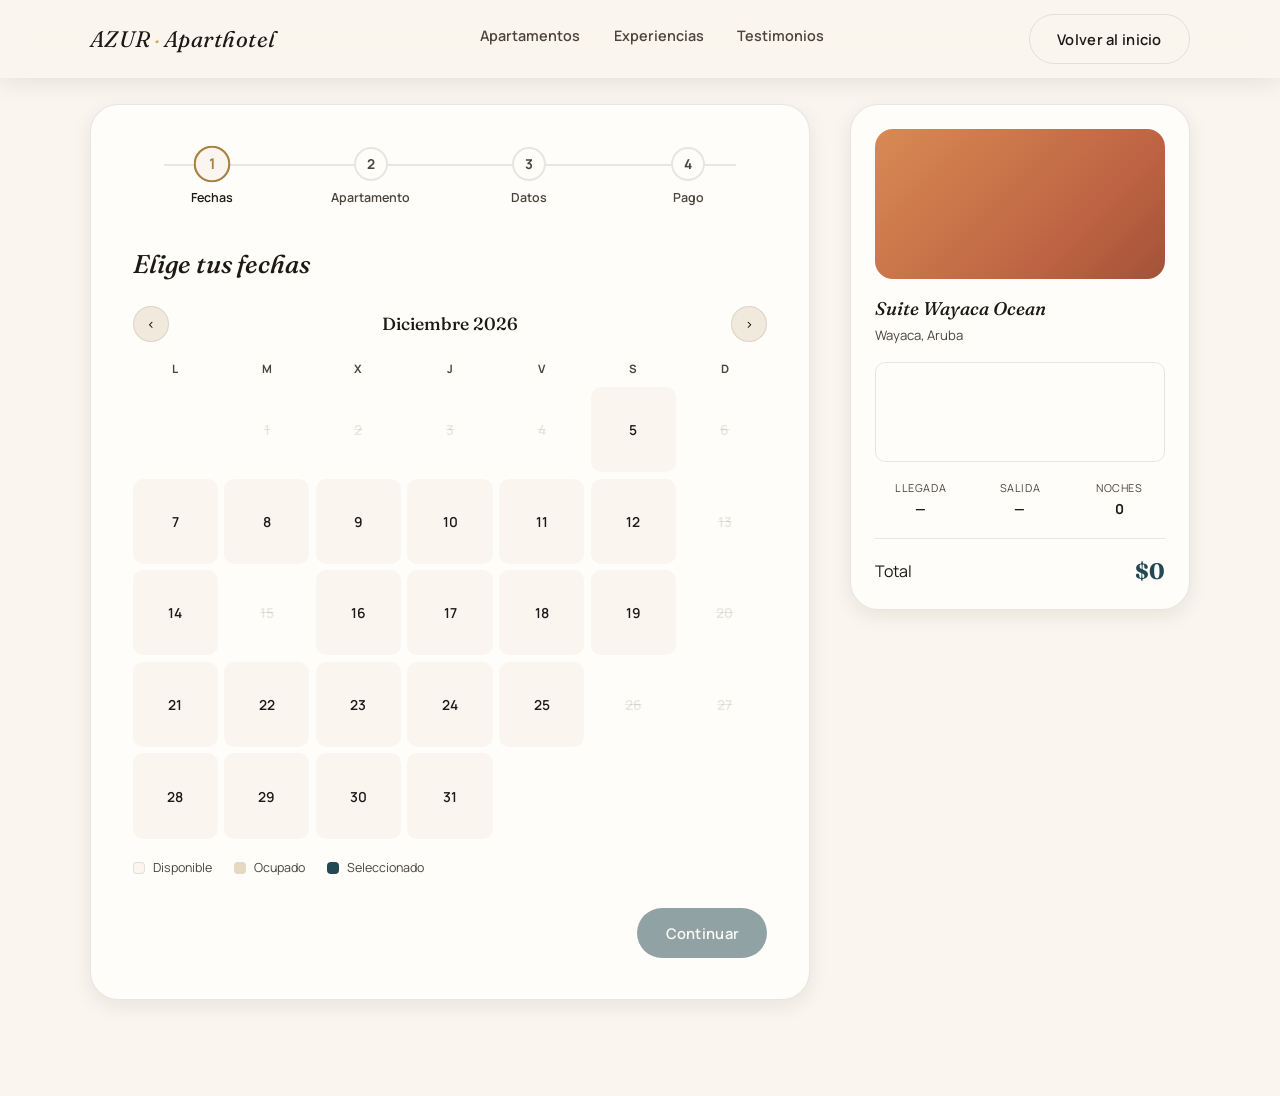
<file: booking.html>
<!DOCTYPE html>
<html lang="es">
<head>
<meta charset="UTF-8">
<meta name="viewport" content="width=device-width, initial-scale=1.0">
<title>Reservar — AZUR Aparthotel</title>
<meta name="description" content="Reserva tu apartamento boutique en Aruba o Barranquilla en cuatro pasos simples.">
<link rel="preconnect" href="https://fonts.googleapis.com">
<link rel="preconnect" href="https://fonts.gstatic.com" crossorigin>
<link href="https://fonts.googleapis.com/css2?family=Fraunces:ital,opsz,wght@0,9..144,400;0,9..144,500;0,9..144,600;1,9..144,500&family=Manrope:wght@400;500;600;700;800&display=swap" rel="stylesheet">
<link rel="stylesheet" href="css/styles.css">
</head>
<body class="booking-page">

<header class="nav" id="navbar">
  <div class="nav-inner">
    <a class="brand" href="index.html">AZUR<span>·</span>Aparthotel</a>
    <nav class="nav-links" aria-label="Navegación">
      <a href="index.html#apartamentos" class="nav-link">Apartamentos</a>
      <a href="index.html#experiencias" class="nav-link">Experiencias</a>
      <a href="index.html#testimonios" class="nav-link">Testimonios</a>
      <span class="nav-underline" aria-hidden="true"></span>
    </nav>
    <div class="nav-right">
      <a href="index.html" class="btn btn-outline nav-cta">Volver al inicio</a>
      <button class="nav-toggle" id="navToggle" aria-label="Abrir menú" aria-expanded="false">
        <span></span><span></span><span></span>
      </button>
    </div>
  </div>
</header>

<div class="mobile-menu" id="mobileMenu">
  <nav>
    <a href="index.html#apartamentos" style="--i:0">Apartamentos</a>
    <a href="index.html#experiencias" style="--i:1">Experiencias</a>
    <a href="index.html#testimonios" style="--i:2">Testimonios</a>
    <a href="index.html" class="btn btn-primary" style="--i:3">Volver al inicio</a>
  </nav>
</div>

<main>
  <div class="booking-shell">

    <div class="booking-main" id="bookingMain">
      <ol class="stepper">
        <li class="stepper-fill" id="stepperFill" style="position:absolute"></li>
        <li class="step active" data-step="1"><span class="step-num">1</span><span class="step-label">Fechas</span></li>
        <li class="step" data-step="2"><span class="step-num">2</span><span class="step-label">Apartamento</span></li>
        <li class="step" data-step="3"><span class="step-num">3</span><span class="step-label">Datos</span></li>
        <li class="step" data-step="4"><span class="step-num">4</span><span class="step-label">Pago</span></li>
      </ol>

      <section class="step-panel active" data-panel="1">
        <h2>Elige tus fechas</h2>
        <div class="calendar-head">
          <button id="calPrev" aria-label="Mes anterior">‹</button>
          <h3 id="calHeading"></h3>
          <button id="calNext" aria-label="Mes siguiente">›</button>
        </div>
        <div class="calendar-grid" id="calGrid"></div>
        <div class="calendar-legend">
          <span class="legend-item"><span class="legend-dot available"></span>Disponible</span>
          <span class="legend-item"><span class="legend-dot occupied"></span>Ocupado</span>
          <span class="legend-item"><span class="legend-dot selected"></span>Seleccionado</span>
        </div>
        <div class="step-actions">
          <span></span>
          <button class="btn btn-primary" id="toStep2" disabled>Continuar</button>
        </div>
      </section>

      <section class="step-panel" data-panel="2">
        <h2>Elige tu apartamento</h2>
        <div class="apt-select-grid" id="aptSelectGrid"></div>
        <div class="step-actions">
          <button class="btn btn-outline" data-back>Atrás</button>
          <button class="btn btn-primary" id="toStep3">Continuar</button>
        </div>
      </section>

      <section class="step-panel" data-panel="3">
        <h2>Tus datos</h2>
        <form class="guest-form" id="guestForm">
          <div class="field">
            <label for="guestName">Nombre completo</label>
            <input id="guestName" name="name" type="text" required autocomplete="name">
          </div>
          <div class="field">
            <label for="guestEmail">Correo electrónico</label>
            <input id="guestEmail" name="email" type="email" required autocomplete="email">
          </div>
          <div class="field">
            <label for="guestPhone">Teléfono</label>
            <input id="guestPhone" name="phone" type="tel" required autocomplete="tel">
          </div>
          <div class="field">
            <label for="guestCount">Huéspedes</label>
            <select id="guestCount" name="guests">
              <option>1</option>
              <option selected>2</option>
              <option>3</option>
              <option>4</option>
            </select>
          </div>
          <div class="field full">
            <label for="guestNotes">Peticiones especiales (opcional)</label>
            <textarea id="guestNotes" name="notes" rows="3"></textarea>
          </div>
        </form>
        <div class="step-actions">
          <button class="btn btn-outline" data-back>Atrás</button>
          <button class="btn btn-primary" id="toStep4">Continuar</button>
        </div>
      </section>

      <section class="step-panel" data-panel="4">
        <h2>Pago</h2>

        <div id="paymentBlock">
          <div class="payment-methods-row" aria-label="Métodos de pago aceptados">
            <span class="pay-badge" style="color:#1a1f71">VISA</span>
            <span class="pay-badge" style="color:#eb001b">Mastercard</span>
            <span class="pay-badge" style="color:#2671b9">Amex</span>
            <span class="pay-badge" style="color:#0033a0">PSE</span>
            <span class="pay-badge">Transferencia</span>
          </div>

          <form class="payment-form" id="paymentForm">
            <div class="field full">
              <label for="cardName">Nombre en la tarjeta</label>
              <input id="cardName" type="text" required>
            </div>
            <div class="field full">
              <label for="cardNumber">Número de tarjeta</label>
              <input id="cardNumber" type="text" inputmode="numeric" pattern="[0-9 ]{13,19}" placeholder="0000 0000 0000 0000" required>
            </div>
            <div class="field">
              <label for="cardExpiry">Vencimiento</label>
              <input id="cardExpiry" type="text" placeholder="MM/AA" pattern="(0[1-9]|1[0-2])\/[0-9]{2}" required>
            </div>
            <div class="field">
              <label for="cardCvv">CVV</label>
              <input id="cardCvv" type="text" inputmode="numeric" pattern="[0-9]{3,4}" required>
            </div>
          </form>

          <p class="security-badge"><svg viewBox="0 0 24 24" fill="none" stroke="currentColor" stroke-width="1.8"><rect x="4" y="10" width="16" height="10" rx="2"/><path d="M8 10V7a4 4 0 0 1 8 0v3"/></svg><span>Pago 100% seguro · Cifrado SSL</span></p>

          <div class="step-actions">
            <button class="btn btn-outline" data-back>Atrás</button>
            <button class="btn btn-primary btn-lg" id="payBtn" form="paymentForm" type="submit">Confirmar y pagar</button>
          </div>
        </div>

        <div class="payment-skeleton" id="paymentSkeleton" hidden>
          <div class="skeleton-row w-60"></div>
          <div class="skeleton-row w-100"></div>
          <div class="skeleton-row w-80"></div>
          <div class="skeleton-row w-60"></div>
        </div>

        <div class="confirm-panel" id="confirmPanel" hidden>
          <div class="confirm-icon"><svg viewBox="0 0 24 24" width="28" height="28" fill="none" stroke="currentColor" stroke-width="2.4"><path d="M20 6 9 17l-5-5"/></svg></div>
          <h3>Reserva confirmada</h3>
          <p>Te enviamos los detalles por correo.</p>
          <p id="confirmRecap" style="margin-top:0.6rem;font-weight:700;color:var(--ink)"></p>
          <a href="index.html" class="btn btn-outline" style="margin-top:1.6rem">Volver al inicio</a>
        </div>
      </section>
    </div>

    <aside class="booking-summary" id="bookingSummary">
      <button class="summary-handle" id="summaryHandle" aria-label="Cerrar resumen"></button>
      <div class="summary-photo tile" id="summaryPhoto"></div>
      <h3 id="summaryAptName">Elige un apartamento</h3>
      <p class="summary-zone" id="summaryZone"></p>
      <div class="summary-map" id="summaryMap"></div>
      <dl class="summary-dates">
        <div><dt>Llegada</dt><dd id="summaryCheckin">—</dd></div>
        <div><dt>Salida</dt><dd id="summaryCheckout">—</dd></div>
        <div><dt>Noches</dt><dd id="summaryNights">0</dd></div>
      </dl>
      <div class="summary-total"><span>Total</span><strong id="summaryTotal">$0</strong></div>
    </aside>
  </div>
</main>

<button class="summary-drawer-toggle" id="summaryToggle">Ver resumen · <span id="drawerTotal">$0</span></button>

<script src="js/data.js"></script>
<script src="js/booking.js"></script>
</body>
</html>
</file>
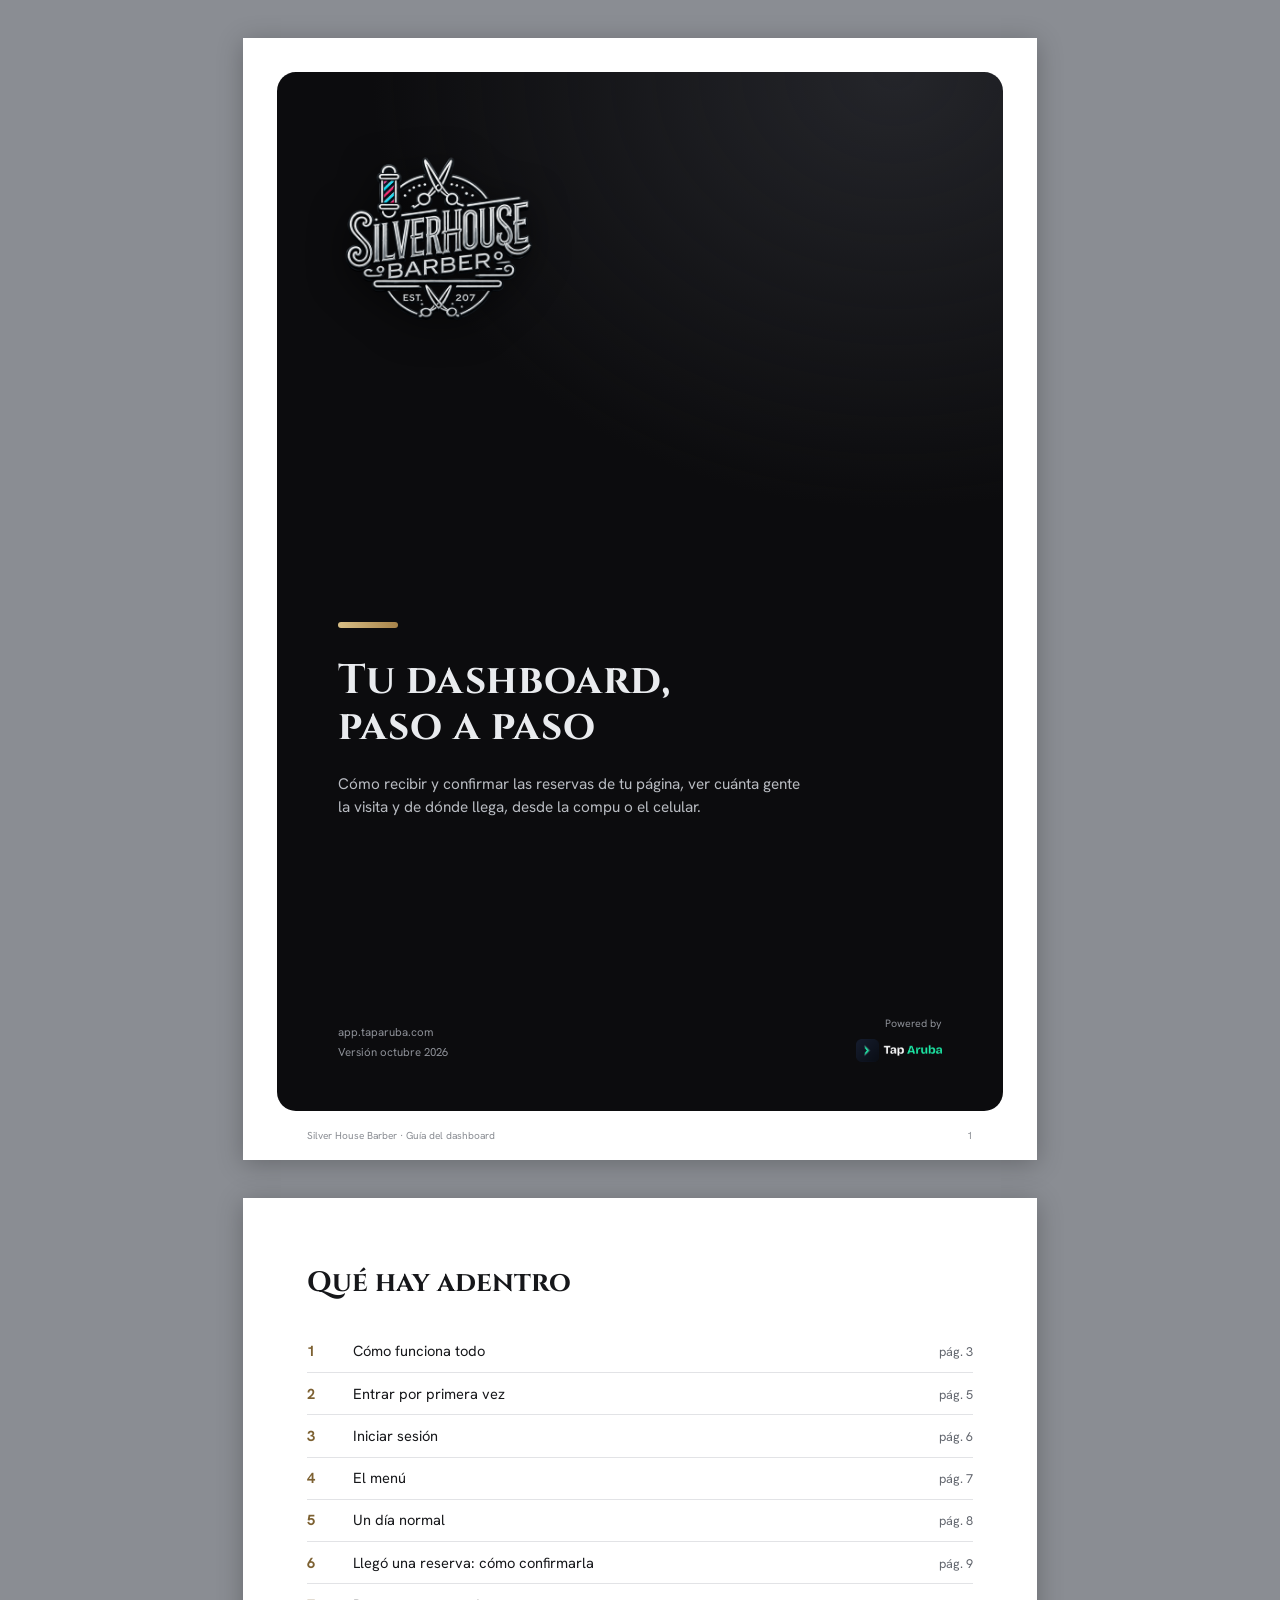
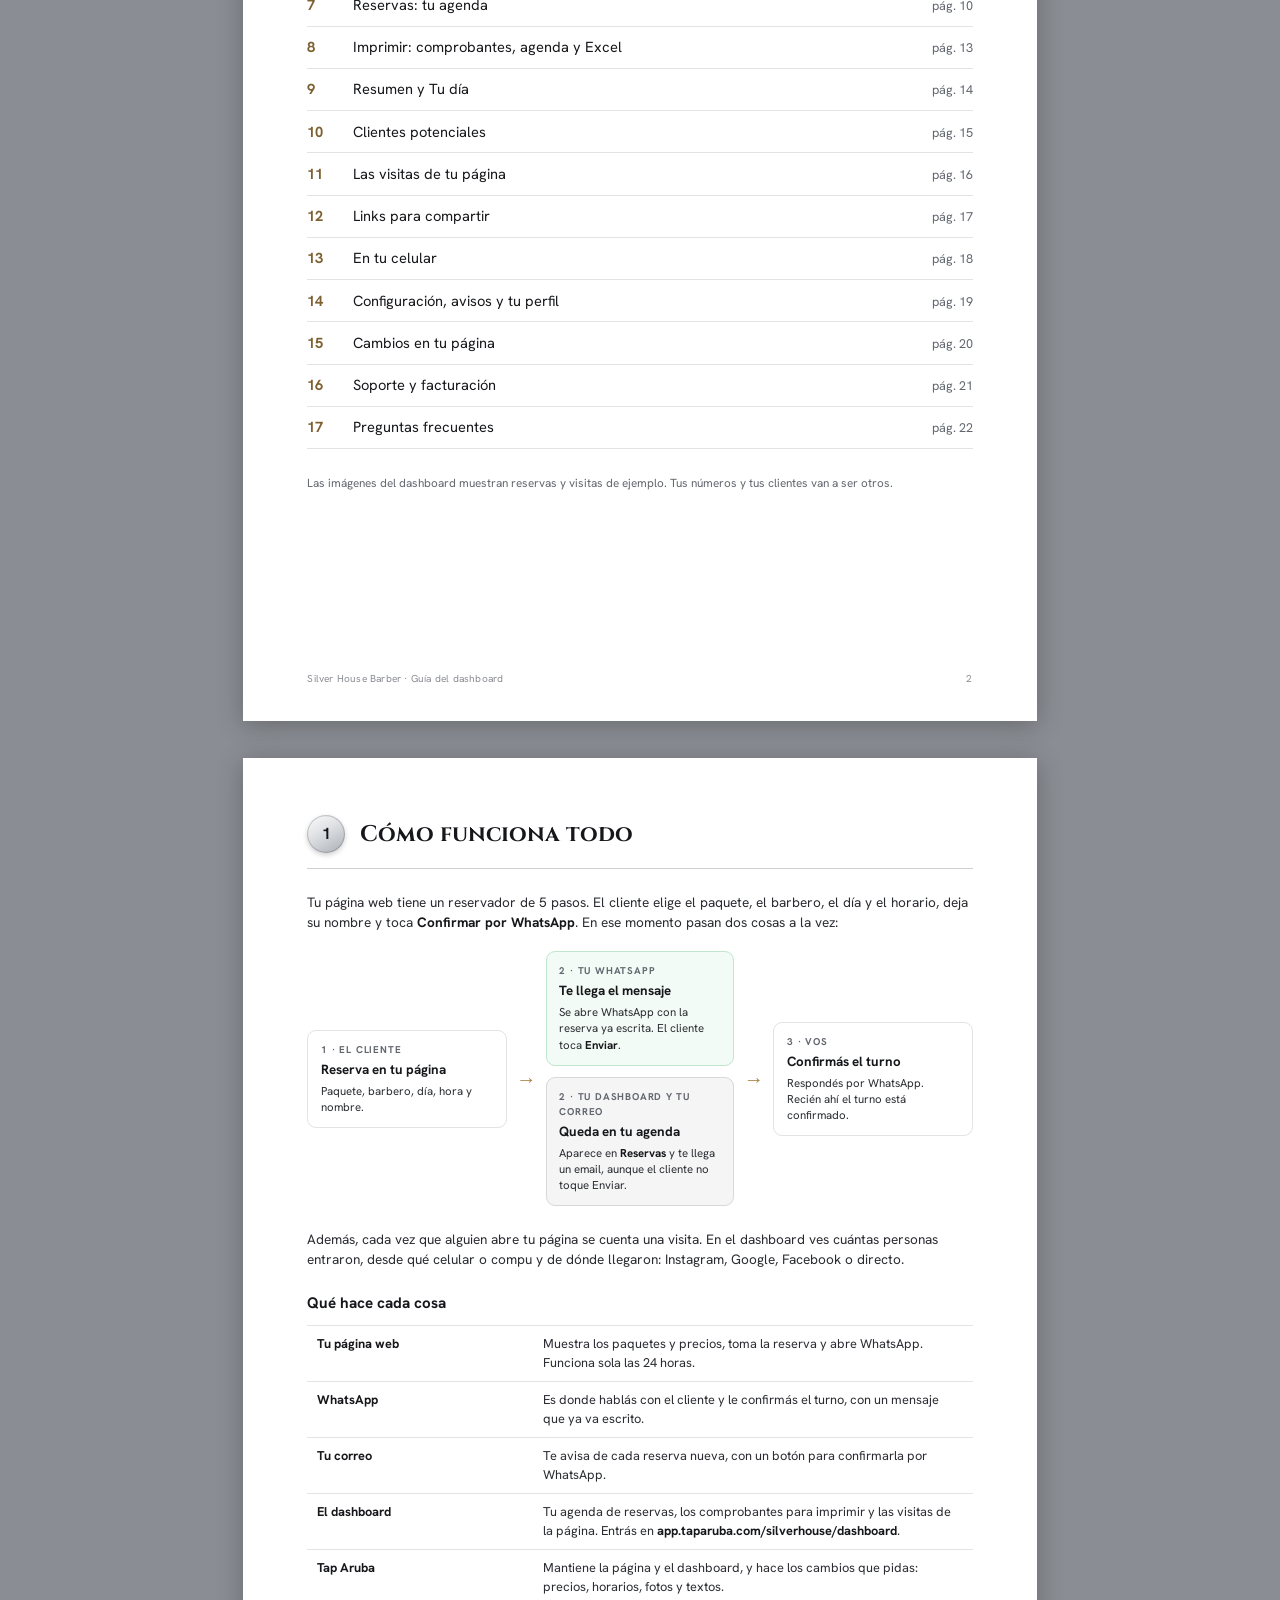
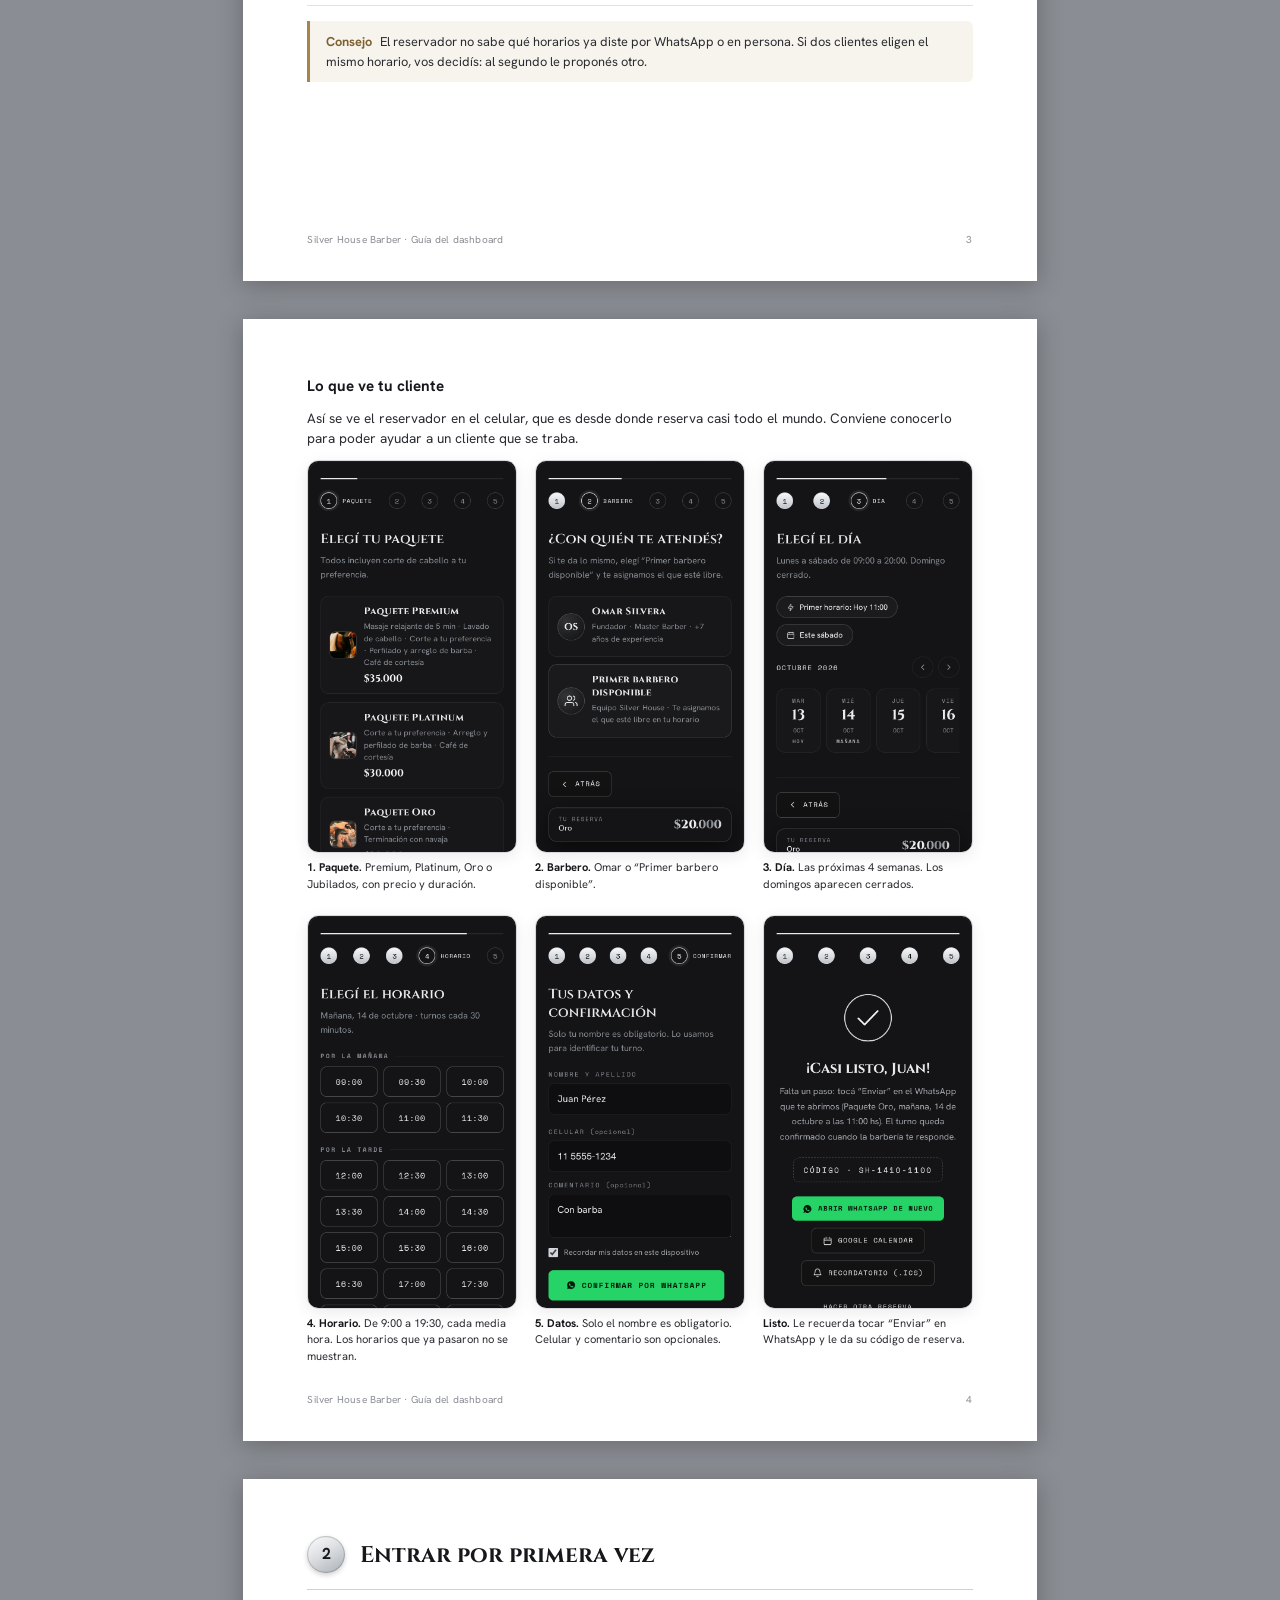
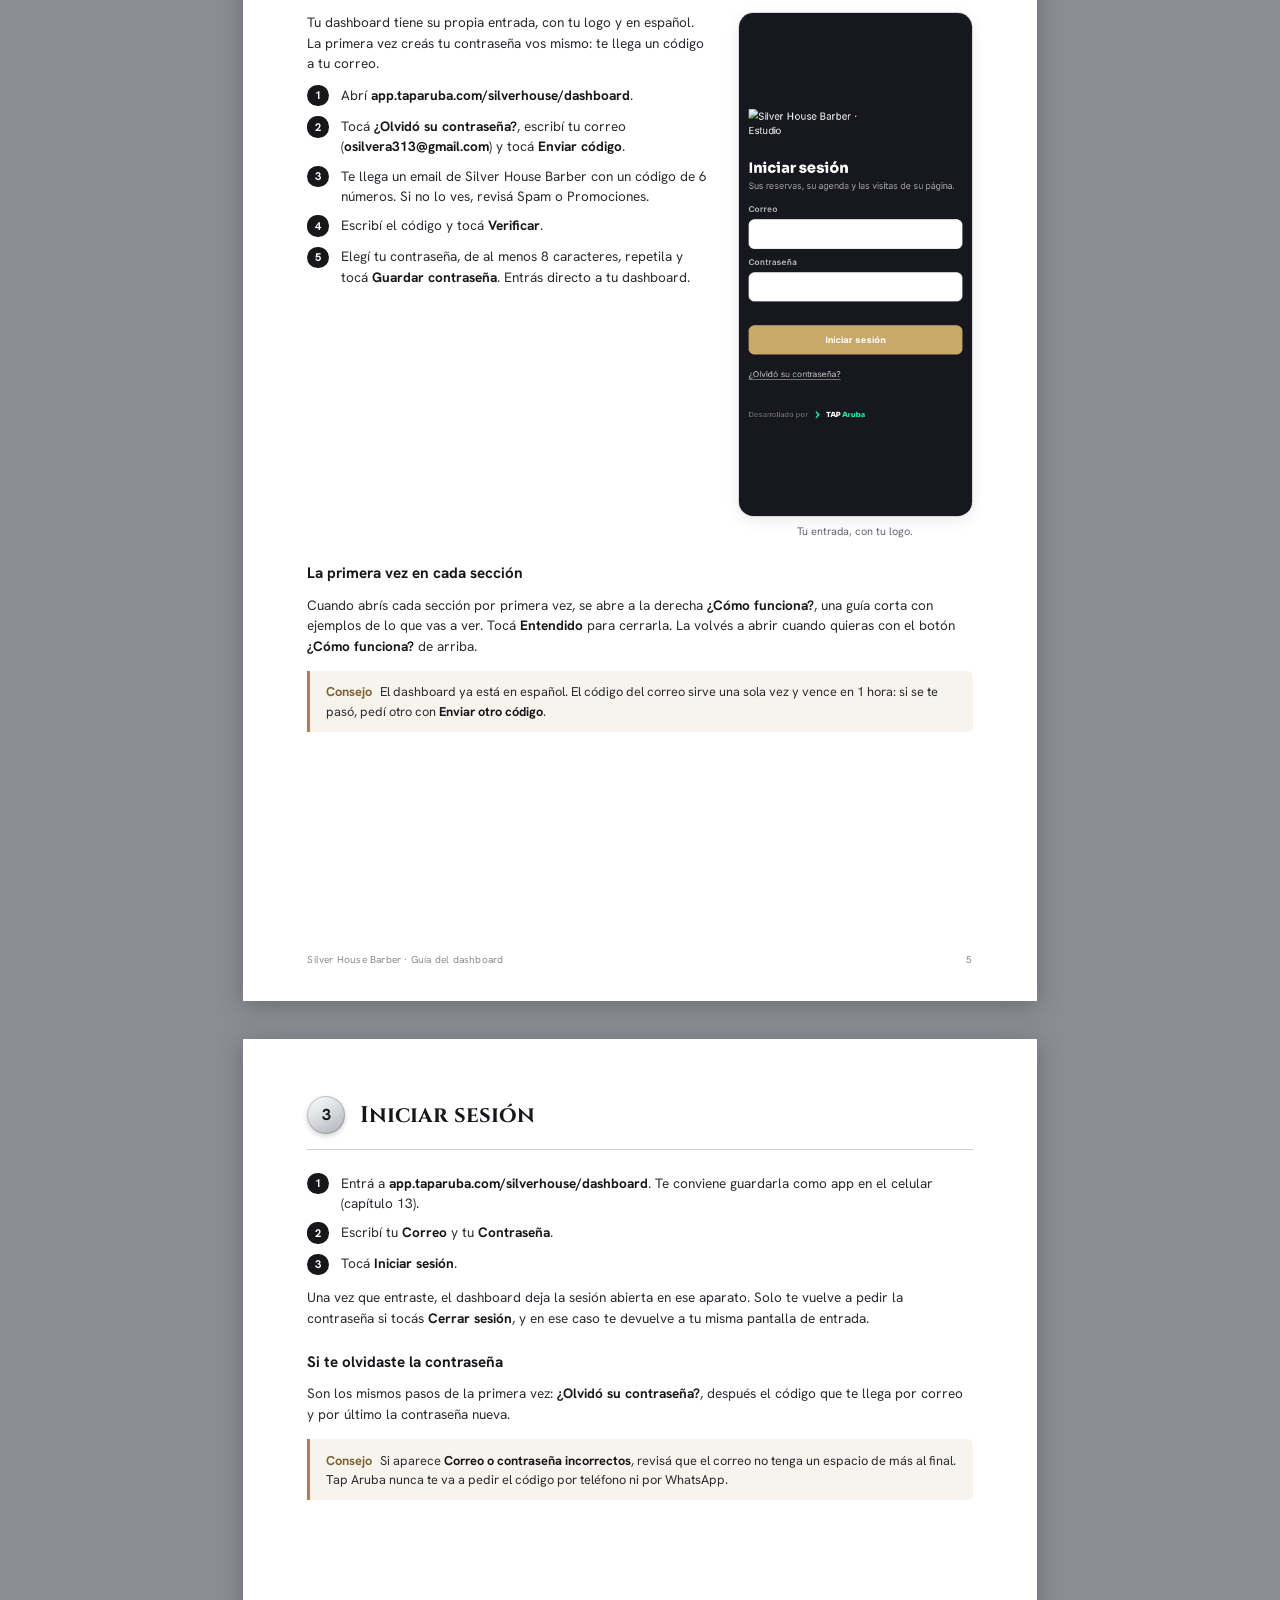
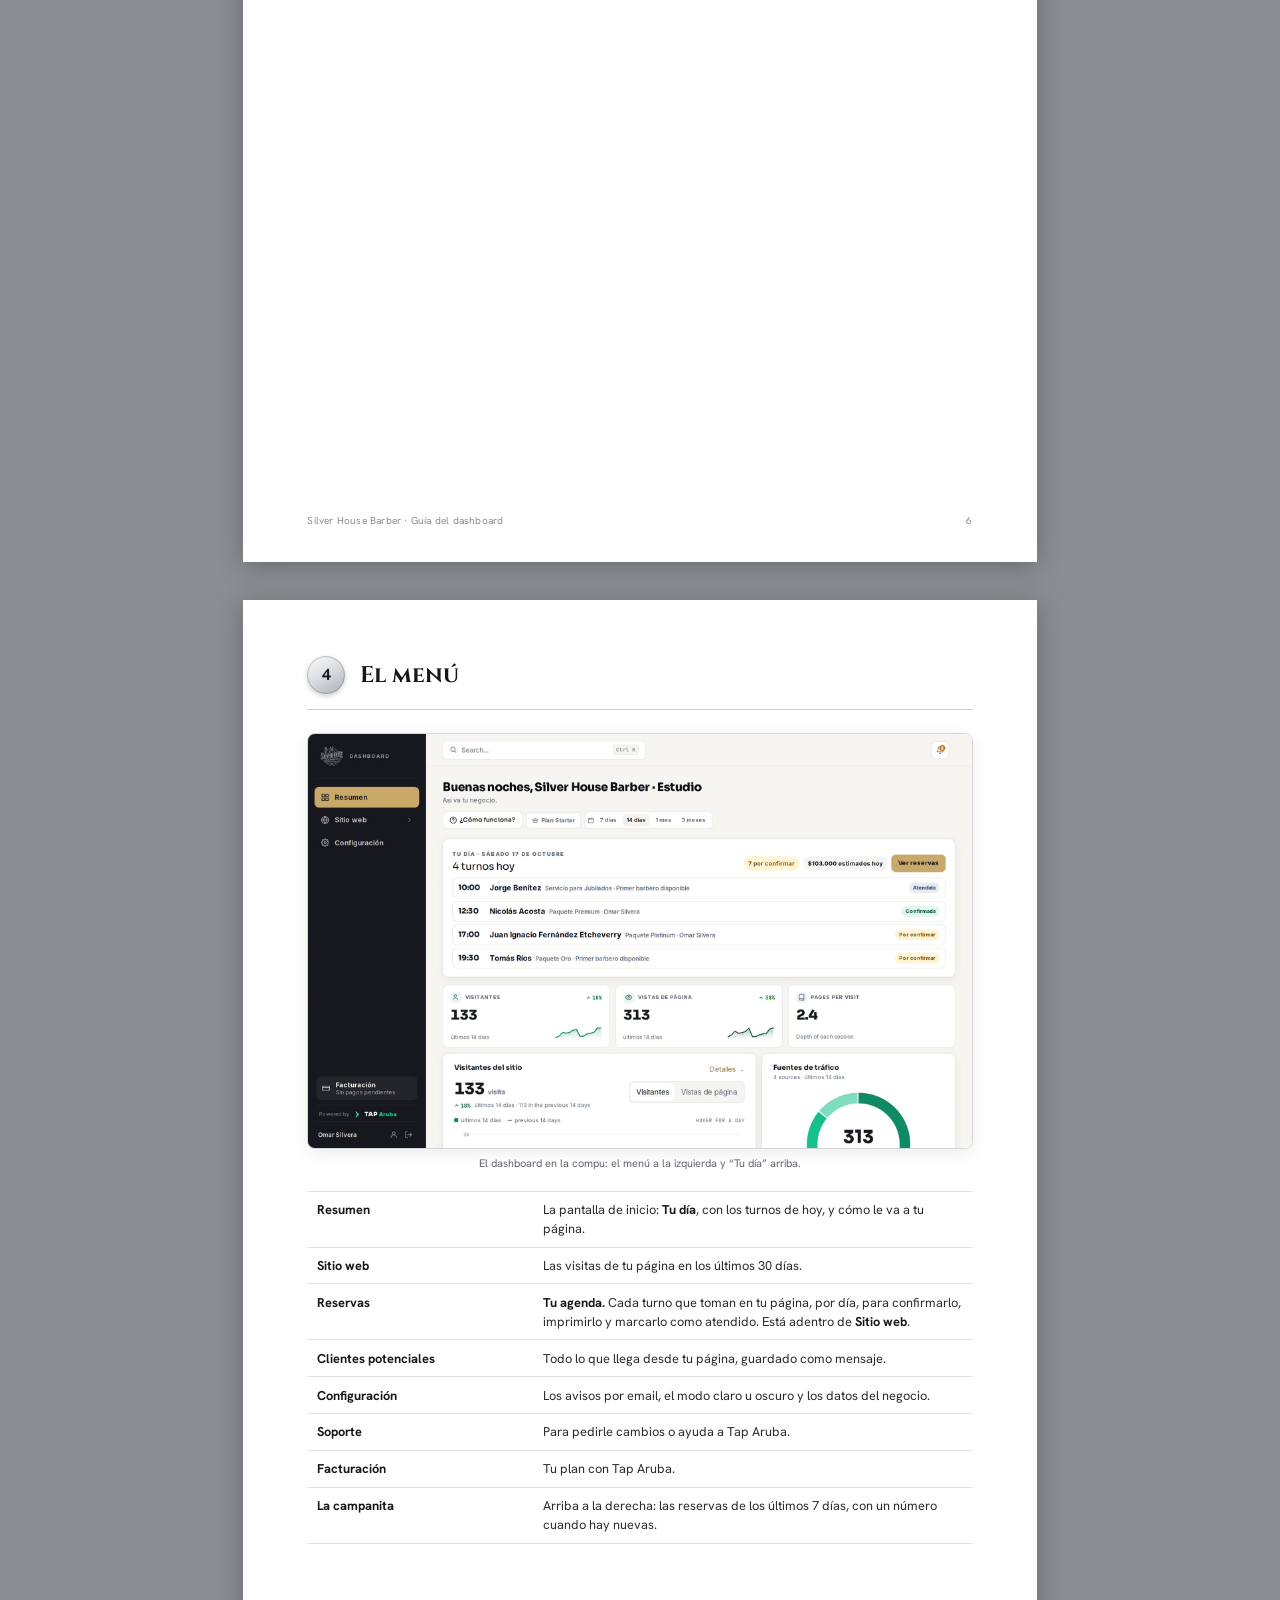
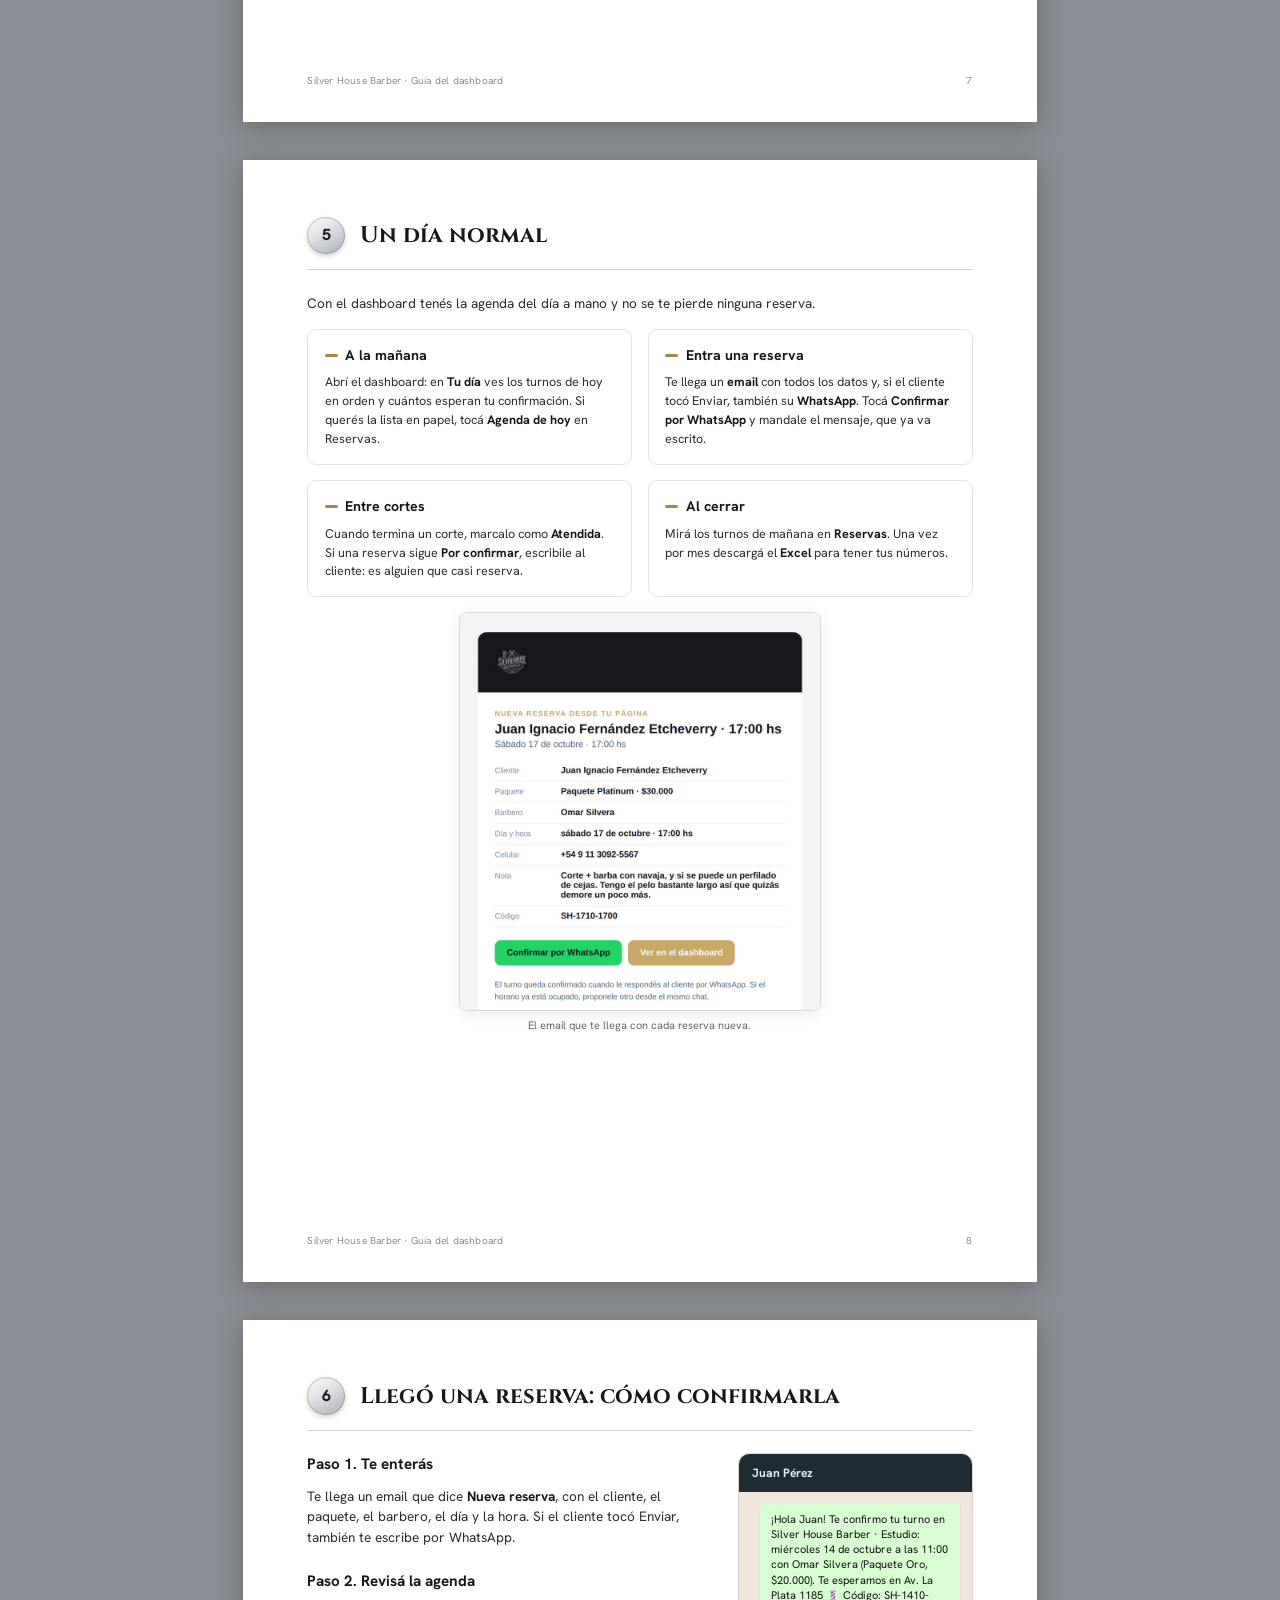
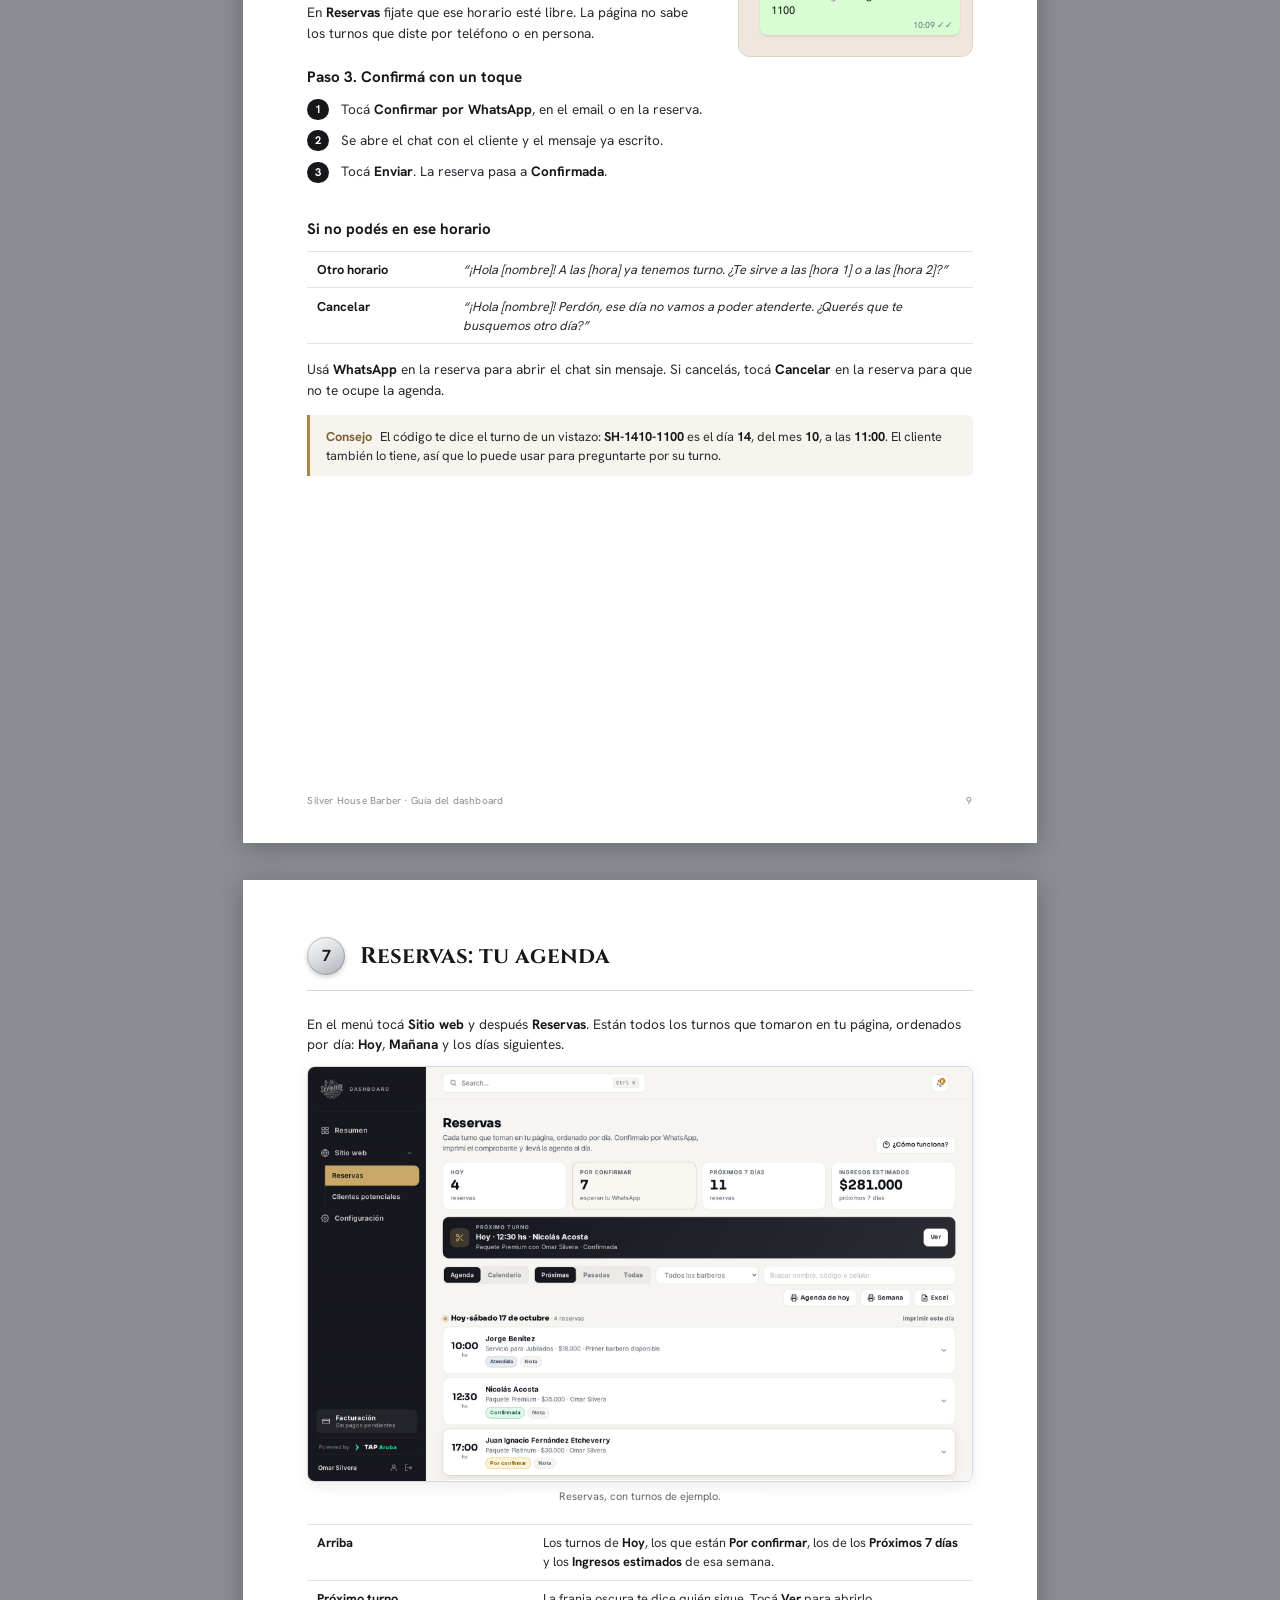
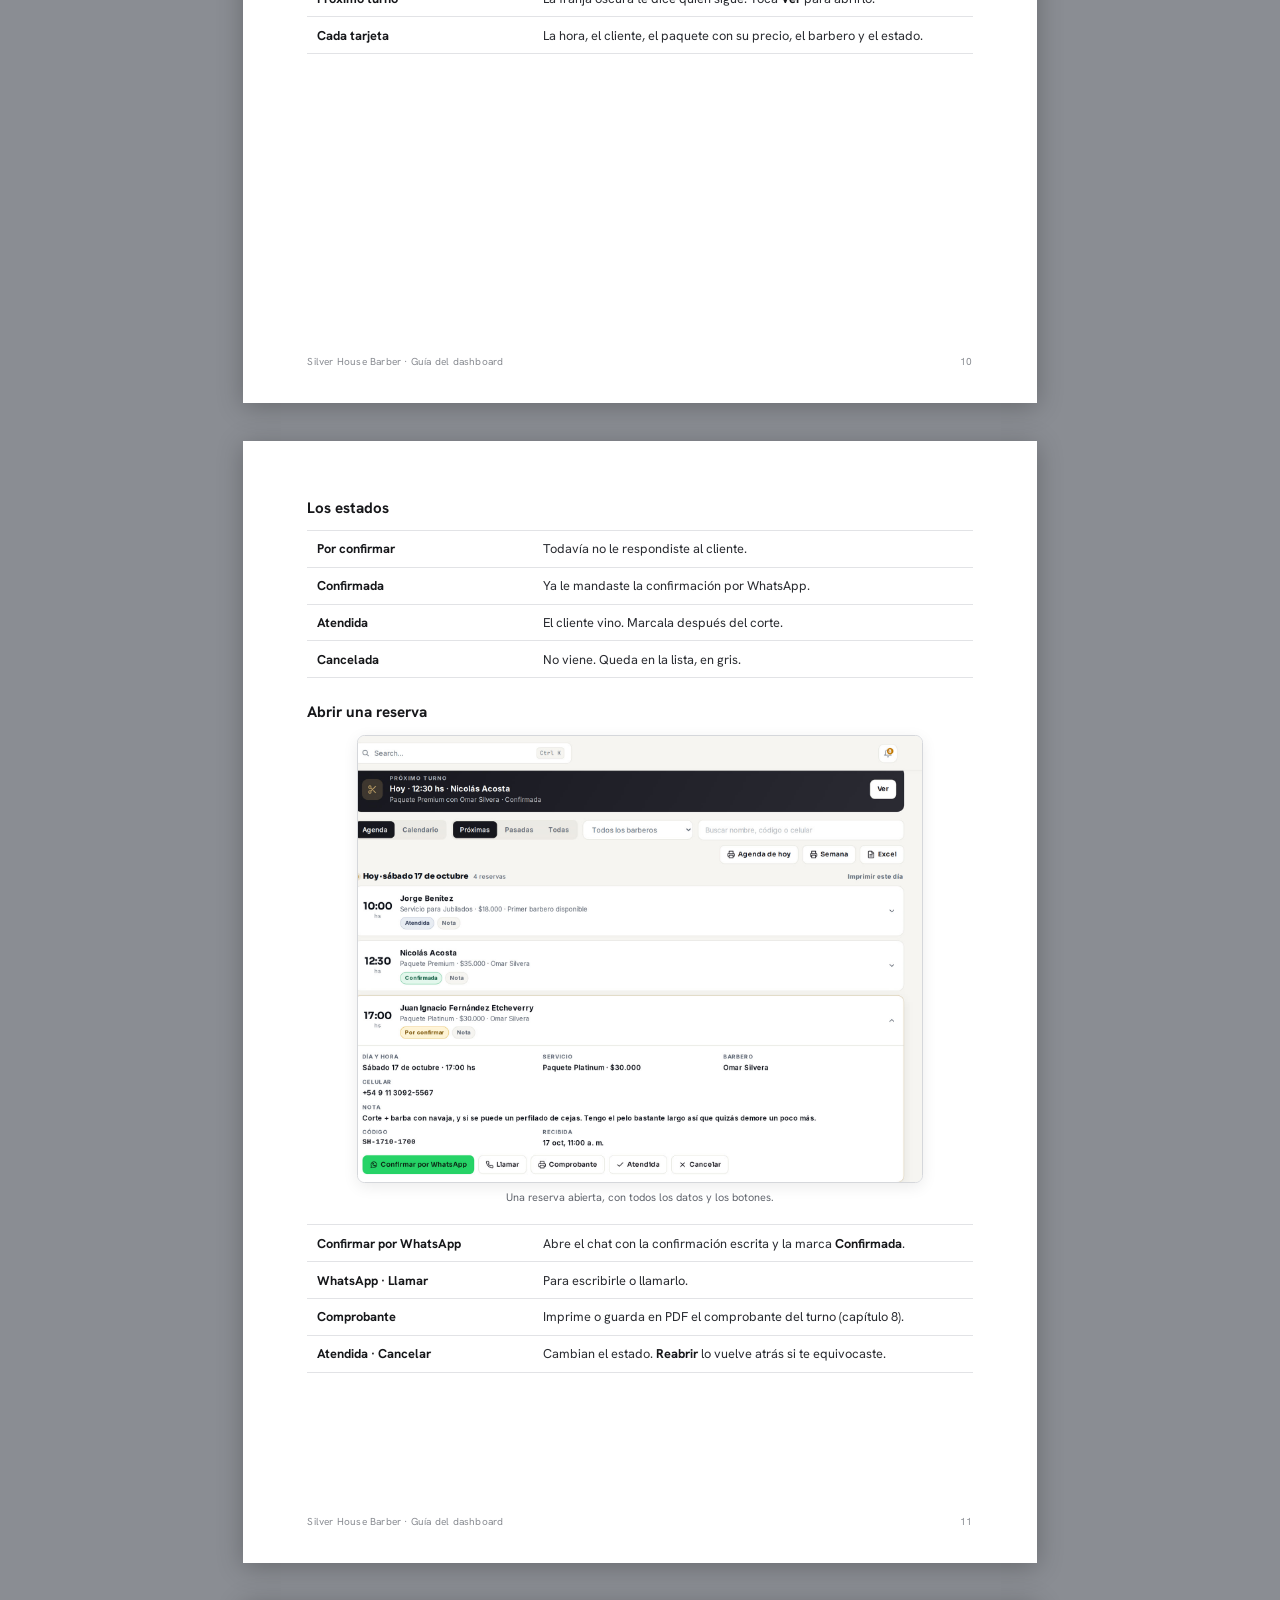
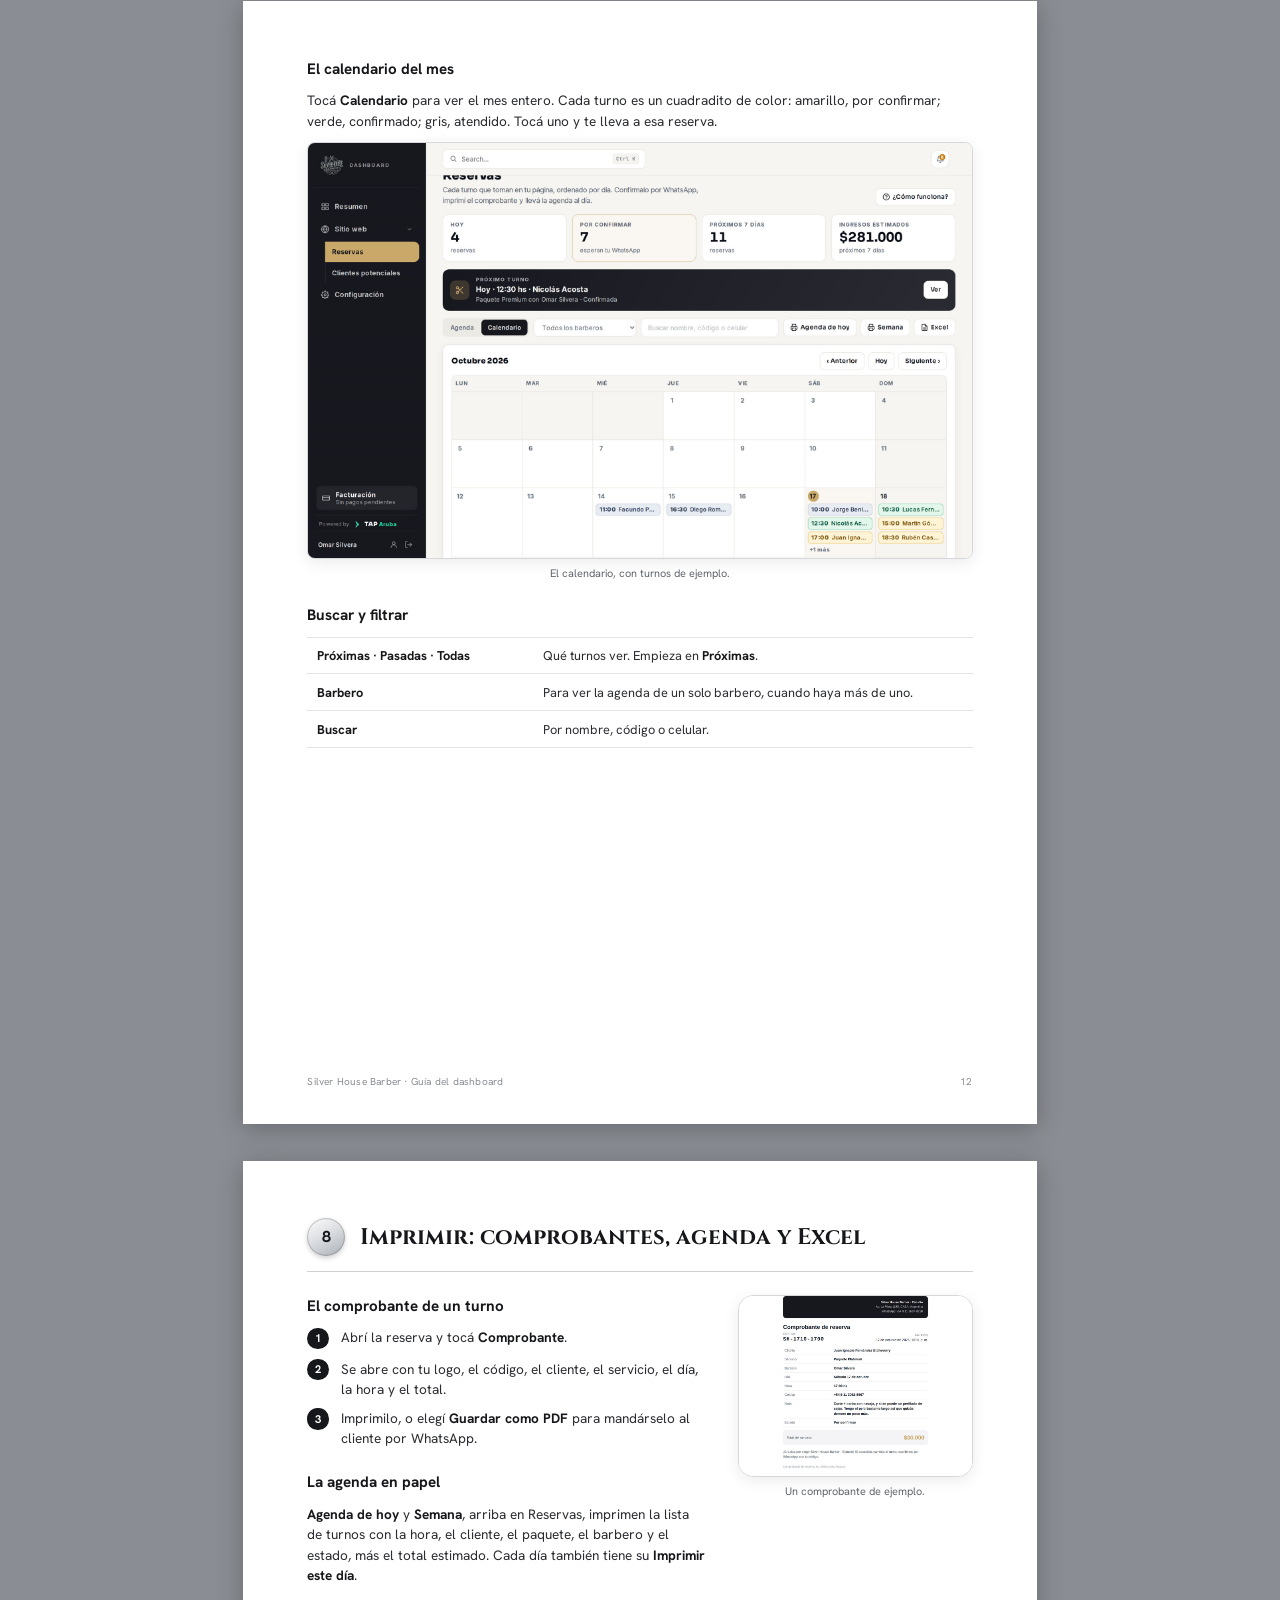
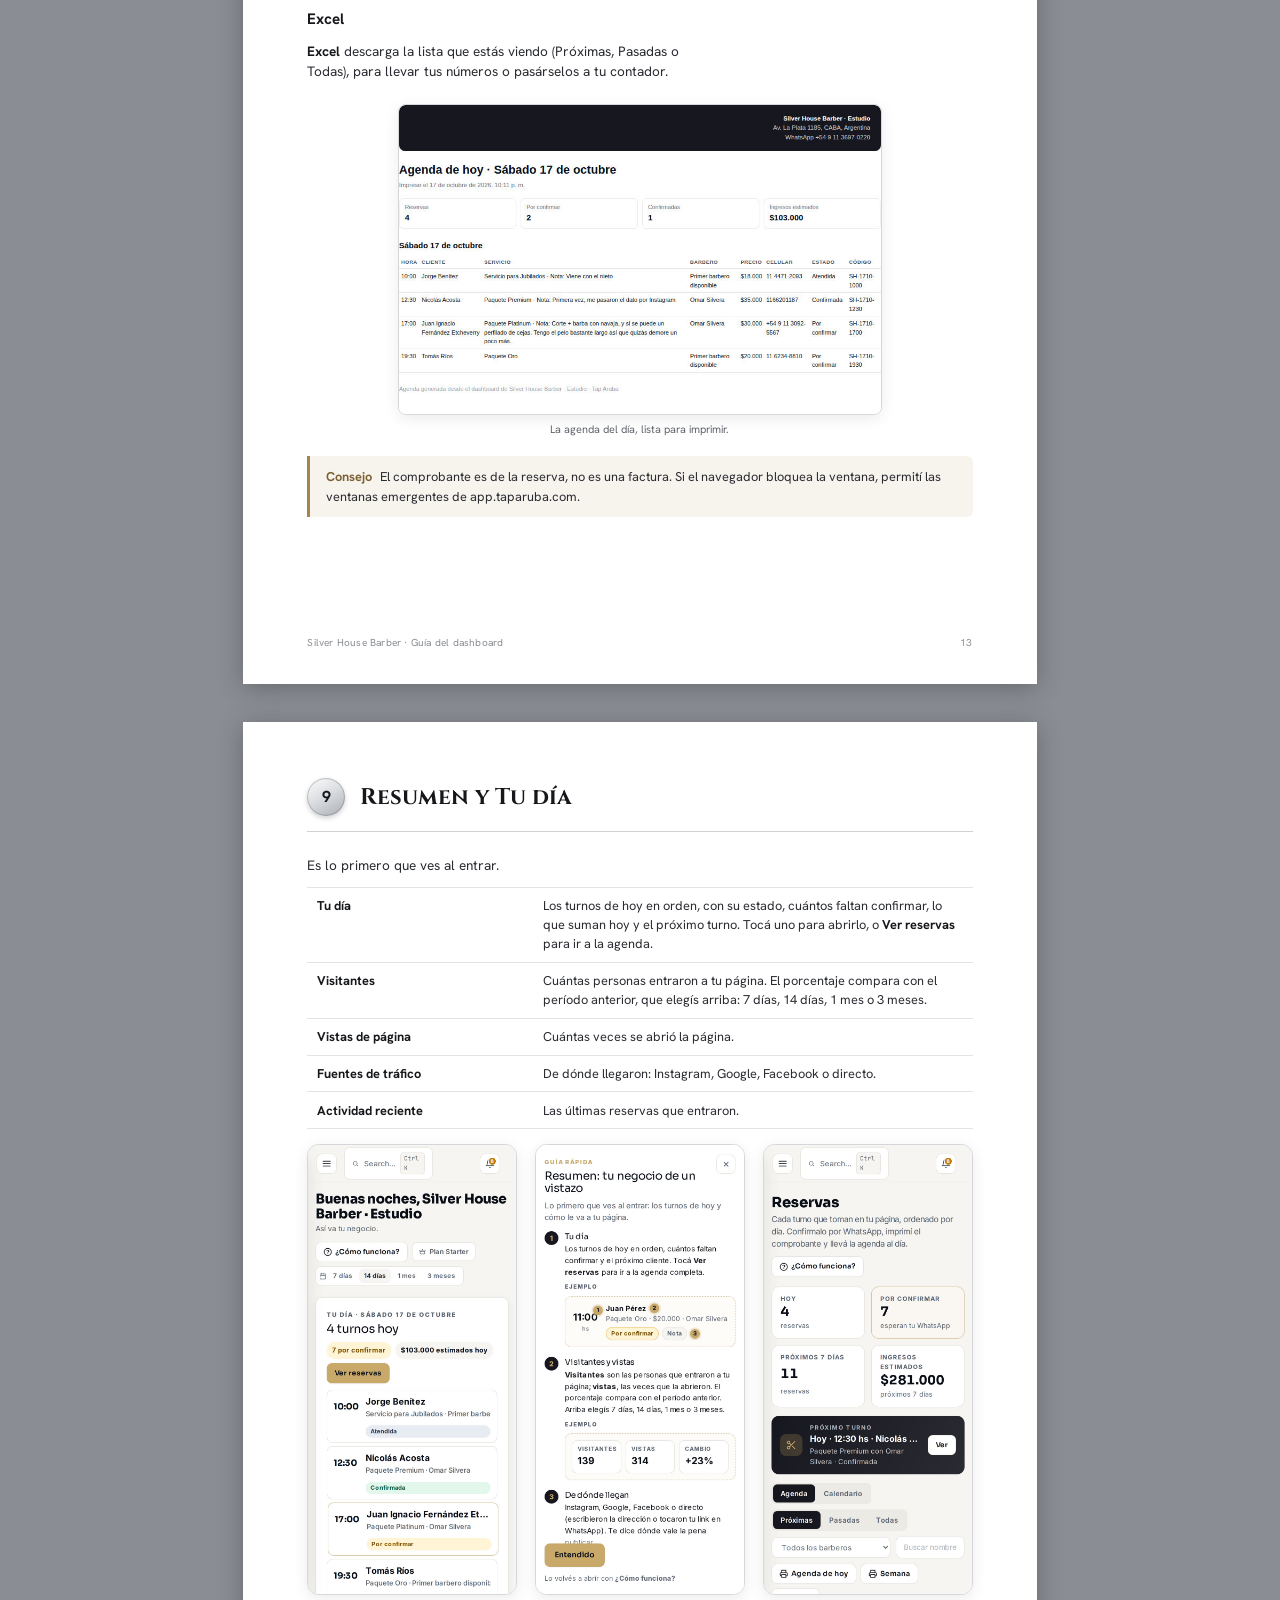
<file: docs/guia-dashboard/guia.html>
<!doctype html>
<html lang="es">
<head>
<meta charset="utf-8">
<title>Silver House Barber · Guía del dashboard</title>
<link rel="stylesheet" href="../../silverhouse-barber/fonts/fonts.css">
<link rel="stylesheet" href="guia.css">
</head>
<body>

<!-- ============ PORTADA ============ -->
<section class="page cover" data-nofoot>
  <div class="cover-card">
    <img class="cover-logo" src="img/silverhouse-logo.png" alt="Silver House Barber">
    <div class="cover-main">
      <div class="bar"></div>
      <h1>Tu dashboard,<br>paso a paso</h1>
      <p>Cómo recibir y confirmar las reservas de tu página, ver cuánta gente la visita y de dónde llega, desde la compu o el celular.</p>
    </div>
    <div class="cover-foot">
      <div>app.taparuba.com<br>Versión octubre 2026</div>
      <div class="powered">Powered by<img src="img/logo-white.png" alt="Tap Aruba"></div>
    </div>
  </div>
</section>

<!-- ============ ÍNDICE ============ -->
<section class="page">
  <h2 class="toc-title">Qué hay adentro</h2>
  <ol class="toc" id="toc"></ol>
  <p class="toc-note">Las imágenes del dashboard muestran reservas y visitas de ejemplo. Tus números y tus clientes van a ser otros.</p>
</section>

<!-- ============ 1. CÓMO FUNCIONA ============ -->
<section class="page" data-ch="Cómo funciona todo">
  <h2 class="ch"><span class="n"></span>Cómo funciona todo</h2>
  <p>Tu página web tiene un reservador de 5 pasos. El cliente elige el paquete, el barbero, el día y el horario, deja su nombre y toca <b>Confirmar por WhatsApp</b>. En ese momento pasan dos cosas a la vez:</p>

  <div class="flow">
    <div class="flow-box">
      <div class="flow-k">1 · El cliente</div>
      <div class="flow-t">Reserva en tu página</div>
      <div class="flow-s">Paquete, barbero, día, hora y nombre.</div>
    </div>
    <div class="flow-arrow">→</div>
    <div class="flow-col">
      <div class="flow-box wa">
        <div class="flow-k">2 · Tu WhatsApp</div>
        <div class="flow-t">Te llega el mensaje</div>
        <div class="flow-s">Se abre WhatsApp con la reserva ya escrita. El cliente toca <b>Enviar</b>.</div>
      </div>
      <div class="flow-box dash">
        <div class="flow-k">2 · Tu dashboard y tu correo</div>
        <div class="flow-t">Queda en tu agenda</div>
        <div class="flow-s">Aparece en <b>Reservas</b> y te llega un email, aunque el cliente no toque Enviar.</div>
      </div>
    </div>
    <div class="flow-arrow">→</div>
    <div class="flow-box">
      <div class="flow-k">3 · Vos</div>
      <div class="flow-t">Confirmás el turno</div>
      <div class="flow-s">Respondés por WhatsApp. Recién ahí el turno está confirmado.</div>
    </div>
  </div>

  <p>Además, cada vez que alguien abre tu página se cuenta una visita. En el dashboard ves cuántas personas entraron, desde qué celular o compu y de dónde llegaron: Instagram, Google, Facebook o directo.</p>

  <h3>Qué hace cada cosa</h3>
  <table class="t2">
    <tr><td>Tu página web</td><td>Muestra los paquetes y precios, toma la reserva y abre WhatsApp. Funciona sola las 24 horas.</td></tr>
    <tr><td>WhatsApp</td><td>Es donde hablás con el cliente y le confirmás el turno, con un mensaje que ya va escrito.</td></tr>
    <tr><td>Tu correo</td><td>Te avisa de cada reserva nueva, con un botón para confirmarla por WhatsApp.</td></tr>
    <tr><td>El dashboard</td><td>Tu agenda de reservas, los comprobantes para imprimir y las visitas de la página. Entrás en <b>app.taparuba.com/silverhouse/dashboard</b>.</td></tr>
    <tr><td>Tap Aruba</td><td>Mantiene la página y el dashboard, y hace los cambios que pidas: precios, horarios, fotos y textos.</td></tr>
  </table>

  <div class="tip"><b>Consejo</b> El reservador no sabe qué horarios ya diste por WhatsApp o en persona. Si dos clientes eligen el mismo horario, vos decidís: al segundo le proponés otro.</div>
</section>

<section class="page" data-cont>
  <h3 class="first">Lo que ve tu cliente</h3>
  <p>Así se ve el reservador en el celular, que es desde donde reserva casi todo el mundo. Conviene conocerlo para poder ayudar a un cliente que se traba.</p>
  <div class="phones five">
    <figure><img src="img/book-1.png" alt=""><figcaption><b>1. Paquete.</b> Premium, Platinum, Oro o Jubilados, con precio y duración.</figcaption></figure>
    <figure><img src="img/book-2.png" alt=""><figcaption><b>2. Barbero.</b> Omar o “Primer barbero disponible”.</figcaption></figure>
    <figure><img src="img/book-3.png" alt=""><figcaption><b>3. Día.</b> Las próximas 4 semanas. Los domingos aparecen cerrados.</figcaption></figure>
  </div>
  <div class="phones five">
    <figure><img src="img/book-4.png" alt=""><figcaption><b>4. Horario.</b> De 9:00 a 19:30, cada media hora. Los horarios que ya pasaron no se muestran.</figcaption></figure>
    <figure><img src="img/book-5.png" alt=""><figcaption><b>5. Datos.</b> Solo el nombre es obligatorio. Celular y comentario son opcionales.</figcaption></figure>
    <figure><img src="img/book-done.png" alt=""><figcaption><b>Listo.</b> Le recuerda tocar “Enviar” en WhatsApp y le da su código de reserva.</figcaption></figure>
  </div>
</section>

<!-- ============ 2. PRIMERA VEZ ============ -->
<section class="page" data-ch="Entrar por primera vez">
  <h2 class="ch"><span class="n"></span>Entrar por primera vez</h2>
  <div class="split">
    <div>
      <p>Tu dashboard tiene su propia entrada, con tu logo y en español. La primera vez creás tu contraseña vos mismo: te llega un código a tu correo.</p>
      <ol class="steps">
        <li>Abrí <b>app.taparuba.com/silverhouse/dashboard</b>.</li>
        <li>Tocá <b>¿Olvidó su contraseña?</b>, escribí tu correo (<b>osilvera313@gmail.com</b>) y tocá <b>Enviar código</b>.</li>
        <li>Te llega un email de Silver House Barber con un código de 6 números. Si no lo ves, revisá Spam o Promociones.</li>
        <li>Escribí el código y tocá <b>Verificar</b>.</li>
        <li>Elegí tu contraseña, de al menos 8 caracteres, repetila y tocá <b>Guardar contraseña</b>. Entrás directo a tu dashboard.</li>
      </ol>
    </div>
    <figure class="shot phone-shot"><img src="img/n-login-mobile.jpg" alt=""><figcaption>Tu entrada, con tu logo.</figcaption></figure>
  </div>
  <h3>La primera vez en cada sección</h3>
  <p>Cuando abrís cada sección por primera vez, se abre a la derecha <b>¿Cómo funciona?</b>, una guía corta con ejemplos de lo que vas a ver. Tocá <b>Entendido</b> para cerrarla. La volvés a abrir cuando quieras con el botón <b>¿Cómo funciona?</b> de arriba.</p>
  <div class="tip"><b>Consejo</b> El dashboard ya está en español. El código del correo sirve una sola vez y vence en 1 hora: si se te pasó, pedí otro con <b>Enviar otro código</b>.</div>
</section>

<!-- ============ 3. INICIAR SESIÓN ============ -->
<section class="page" data-ch="Iniciar sesión">
  <h2 class="ch"><span class="n"></span>Iniciar sesión</h2>
  <ol class="steps">
    <li>Entrá a <b>app.taparuba.com/silverhouse/dashboard</b>. Te conviene guardarla como app en el celular (capítulo 13).</li>
    <li>Escribí tu <b>Correo</b> y tu <b>Contraseña</b>.</li>
    <li>Tocá <b>Iniciar sesión</b>.</li>
  </ol>
  <p>Una vez que entraste, el dashboard deja la sesión abierta en ese aparato. Solo te vuelve a pedir la contraseña si tocás <b>Cerrar sesión</b>, y en ese caso te devuelve a tu misma pantalla de entrada.</p>
  <h3>Si te olvidaste la contraseña</h3>
  <p>Son los mismos pasos de la primera vez: <b>¿Olvidó su contraseña?</b>, después el código que te llega por correo y por último la contraseña nueva.</p>
  <div class="tip"><b>Consejo</b> Si aparece <b>Correo o contraseña incorrectos</b>, revisá que el correo no tenga un espacio de más al final. Tap Aruba nunca te va a pedir el código por teléfono ni por WhatsApp.</div>
</section>

<!-- ============ 4. EL MENÚ ============ -->
<section class="page" data-ch="El menú">
  <h2 class="ch"><span class="n"></span>El menú</h2>
  <figure class="shot"><img src="img/n-home-desktop.jpg" alt=""><figcaption>El dashboard en la compu: el menú a la izquierda y “Tu día” arriba.</figcaption></figure>
  <table class="t2">
    <tr><td>Resumen</td><td>La pantalla de inicio: <b>Tu día</b>, con los turnos de hoy, y cómo le va a tu página.</td></tr>
    <tr><td>Sitio web</td><td>Las visitas de tu página en los últimos 30 días.</td></tr>
    <tr><td>Reservas</td><td><b>Tu agenda.</b> Cada turno que toman en tu página, por día, para confirmarlo, imprimirlo y marcarlo como atendido. Está adentro de <b>Sitio web</b>.</td></tr>
    <tr><td>Clientes potenciales</td><td>Todo lo que llega desde tu página, guardado como mensaje.</td></tr>
    <tr><td>Configuración</td><td>Los avisos por email, el modo claro u oscuro y los datos del negocio.</td></tr>
    <tr><td>Soporte</td><td>Para pedirle cambios o ayuda a Tap Aruba.</td></tr>
    <tr><td>Facturación</td><td>Tu plan con Tap Aruba.</td></tr>
    <tr><td>La campanita</td><td>Arriba a la derecha: las reservas de los últimos 7 días, con un número cuando hay nuevas.</td></tr>
  </table>
</section>

<!-- ============ 5. UN DÍA NORMAL ============ -->
<section class="page" data-ch="Un día normal">
  <h2 class="ch"><span class="n"></span>Un día normal</h2>
  <p>Con el dashboard tenés la agenda del día a mano y no se te pierde ninguna reserva.</p>
  <div class="cards">
    <div class="card"><h4>A la mañana</h4><p>Abrí el dashboard: en <b>Tu día</b> ves los turnos de hoy en orden y cuántos esperan tu confirmación. Si querés la lista en papel, tocá <b>Agenda de hoy</b> en Reservas.</p></div>
    <div class="card"><h4>Entra una reserva</h4><p>Te llega un <b>email</b> con todos los datos y, si el cliente tocó Enviar, también su <b>WhatsApp</b>. Tocá <b>Confirmar por WhatsApp</b> y mandale el mensaje, que ya va escrito.</p></div>
    <div class="card"><h4>Entre cortes</h4><p>Cuando termina un corte, marcalo como <b>Atendida</b>. Si una reserva sigue <b>Por confirmar</b>, escribile al cliente: es alguien que casi reserva.</p></div>
    <div class="card"><h4>Al cerrar</h4><p>Mirá los turnos de mañana en <b>Reservas</b>. Una vez por mes descargá el <b>Excel</b> para tener tus números.</p></div>
  </div>
  <figure class="shot email"><img src="img/n-email.jpg" alt=""><figcaption>El email que te llega con cada reserva nueva.</figcaption></figure>
</section>

<!-- ============ 6. CONFIRMAR UNA RESERVA ============ -->
<section class="page" data-ch="Llegó una reserva: cómo confirmarla">
  <h2 class="ch"><span class="n"></span>Llegó una reserva: cómo confirmarla</h2>
  <div class="split">
    <div>
      <h3 class="first">Paso 1. Te enterás</h3>
      <p>Te llega un email que dice <b>Nueva reserva</b>, con el cliente, el paquete, el barbero, el día y la hora. Si el cliente tocó Enviar, también te escribe por WhatsApp.</p>
      <h3>Paso 2. Revisá la agenda</h3>
      <p>En <b>Reservas</b> fijate que ese horario esté libre. La página no sabe los turnos que diste por teléfono o en persona.</p>
      <h3>Paso 3. Confirmá con un toque</h3>
      <ol class="steps">
        <li>Tocá <b>Confirmar por WhatsApp</b>, en el email o en la reserva.</li>
        <li>Se abre el chat con el cliente y el mensaje ya escrito.</li>
        <li>Tocá <b>Enviar</b>. La reserva pasa a <b>Confirmada</b>.</li>
      </ol>
    </div>
    <div class="wa-chat">
      <div class="wa-head">Juan Pérez</div>
      <div class="wa-msg me">¡Hola Juan! Te confirmo tu turno en Silver House Barber · Estudio: miércoles 14 de octubre a las 11:00 con Omar Silvera (Paquete Oro, $20.000). Te esperamos en Av. La Plata 1185 💈
Código: SH-1410-1100<span class="wa-time">10:09 ✓✓</span></div>
    </div>
  </div>
  <h3>Si no podés en ese horario</h3>
  <table class="t2 quotes">
    <tr><td>Otro horario</td><td>“¡Hola [nombre]! A las [hora] ya tenemos turno. ¿Te sirve a las [hora 1] o a las [hora 2]?”</td></tr>
    <tr><td>Cancelar</td><td>“¡Hola [nombre]! Perdón, ese día no vamos a poder atenderte. ¿Querés que te busquemos otro día?”</td></tr>
  </table>
  <p>Usá <b>WhatsApp</b> en la reserva para abrir el chat sin mensaje. Si cancelás, tocá <b>Cancelar</b> en la reserva para que no te ocupe la agenda.</p>
  <div class="tip"><b>Consejo</b> El código te dice el turno de un vistazo: <b>SH-1410-1100</b> es el día <b>14</b>, del mes <b>10</b>, a las <b>11:00</b>. El cliente también lo tiene, así que lo puede usar para preguntarte por su turno.</div>
</section>

<!-- ============ 7. RESERVAS ============ -->
<section class="page" data-ch="Reservas: tu agenda">
  <h2 class="ch"><span class="n"></span>Reservas: tu agenda</h2>
  <p>En el menú tocá <b>Sitio web</b> y después <b>Reservas</b>. Están todos los turnos que tomaron en tu página, ordenados por día: <b>Hoy</b>, <b>Mañana</b> y los días siguientes.</p>
  <figure class="shot"><img src="img/n-reservas-desktop.jpg" alt=""><figcaption>Reservas, con turnos de ejemplo.</figcaption></figure>
  <table class="t2">
    <tr><td>Arriba</td><td>Los turnos de <b>Hoy</b>, los que están <b>Por confirmar</b>, los de los <b>Próximos 7 días</b> y los <b>Ingresos estimados</b> de esa semana.</td></tr>
    <tr><td>Próximo turno</td><td>La franja oscura te dice quién sigue. Tocá <b>Ver</b> para abrirlo.</td></tr>
    <tr><td>Cada tarjeta</td><td>La hora, el cliente, el paquete con su precio, el barbero y el estado.</td></tr>
  </table>
</section>

<section class="page" data-cont>
  <h3 class="first">Los estados</h3>
  <table class="t2">
    <tr><td>Por confirmar</td><td>Todavía no le respondiste al cliente.</td></tr>
    <tr><td>Confirmada</td><td>Ya le mandaste la confirmación por WhatsApp.</td></tr>
    <tr><td>Atendida</td><td>El cliente vino. Marcala después del corte.</td></tr>
    <tr><td>Cancelada</td><td>No viene. Queda en la lista, en gris.</td></tr>
  </table>
  <h3>Abrir una reserva</h3>
  <figure class="shot narrow"><img src="img/n-reserva-open.jpg" alt=""><figcaption>Una reserva abierta, con todos los datos y los botones.</figcaption></figure>
  <table class="t2">
    <tr><td>Confirmar por WhatsApp</td><td>Abre el chat con la confirmación escrita y la marca <b>Confirmada</b>.</td></tr>
    <tr><td>WhatsApp · Llamar</td><td>Para escribirle o llamarlo.</td></tr>
    <tr><td>Comprobante</td><td>Imprime o guarda en PDF el comprobante del turno (capítulo 8).</td></tr>
    <tr><td>Atendida · Cancelar</td><td>Cambian el estado. <b>Reabrir</b> lo vuelve atrás si te equivocaste.</td></tr>
  </table>
</section>

<section class="page" data-cont>
  <h3 class="first">El calendario del mes</h3>
  <p>Tocá <b>Calendario</b> para ver el mes entero. Cada turno es un cuadradito de color: amarillo, por confirmar; verde, confirmado; gris, atendido. Tocá uno y te lleva a esa reserva.</p>
  <figure class="shot"><img src="img/n-calendar.jpg" alt=""><figcaption>El calendario, con turnos de ejemplo.</figcaption></figure>
  <h3>Buscar y filtrar</h3>
  <table class="t2">
    <tr><td>Próximas · Pasadas · Todas</td><td>Qué turnos ver. Empieza en <b>Próximas</b>.</td></tr>
    <tr><td>Barbero</td><td>Para ver la agenda de un solo barbero, cuando haya más de uno.</td></tr>
    <tr><td>Buscar</td><td>Por nombre, código o celular.</td></tr>
  </table>
</section>

<!-- ============ 8. IMPRIMIR ============ -->
<section class="page" data-ch="Imprimir: comprobantes, agenda y Excel">
  <h2 class="ch"><span class="n"></span>Imprimir: comprobantes, agenda y Excel</h2>
  <div class="split">
    <div>
      <h3 class="first">El comprobante de un turno</h3>
      <ol class="steps">
        <li>Abrí la reserva y tocá <b>Comprobante</b>.</li>
        <li>Se abre con tu logo, el código, el cliente, el servicio, el día, la hora y el total.</li>
        <li>Imprimilo, o elegí <b>Guardar como PDF</b> para mandárselo al cliente por WhatsApp.</li>
      </ol>
      <h3>La agenda en papel</h3>
      <p><b>Agenda de hoy</b> y <b>Semana</b>, arriba en Reservas, imprimen la lista de turnos con la hora, el cliente, el paquete, el barbero y el estado, más el total estimado. Cada día también tiene su <b>Imprimir este día</b>.</p>
      <h3>Excel</h3>
      <p><b>Excel</b> descarga la lista que estás viendo (Próximas, Pasadas o Todas), para llevar tus números o pasárselos a tu contador.</p>
    </div>
    <figure class="shot phone-shot"><img src="img/n-receipt.jpg" alt=""><figcaption>Un comprobante de ejemplo.</figcaption></figure>
  </div>
  <figure class="shot narrow agenda"><img src="img/n-agenda.jpg" alt=""><figcaption>La agenda del día, lista para imprimir.</figcaption></figure>
  <div class="tip"><b>Consejo</b> El comprobante es de la reserva, no es una factura. Si el navegador bloquea la ventana, permití las ventanas emergentes de app.taparuba.com.</div>
</section>

<!-- ============ 9. RESUMEN ============ -->
<section class="page" data-ch="Resumen y Tu día">
  <h2 class="ch"><span class="n"></span>Resumen y Tu día</h2>
  <p>Es lo primero que ves al entrar.</p>
  <table class="t2">
    <tr><td>Tu día</td><td>Los turnos de hoy en orden, con su estado, cuántos faltan confirmar, lo que suman hoy y el próximo turno. Tocá uno para abrirlo, o <b>Ver reservas</b> para ir a la agenda.</td></tr>
    <tr><td>Visitantes</td><td>Cuántas personas entraron a tu página. El porcentaje compara con el período anterior, que elegís arriba: 7 días, 14 días, 1 mes o 3 meses.</td></tr>
    <tr><td>Vistas de página</td><td>Cuántas veces se abrió la página.</td></tr>
    <tr><td>Fuentes de tráfico</td><td>De dónde llegaron: Instagram, Google, Facebook o directo.</td></tr>
    <tr><td>Actividad reciente</td><td>Las últimas reservas que entraron.</td></tr>
  </table>
  <div class="phones three">
    <figure><img src="img/n-home-mobile.jpg" alt=""><figcaption>Tu día en el celular.</figcaption></figure>
    <figure><img src="img/n-help-resumen.jpg" alt=""><figcaption>La guía “¿Cómo funciona?” la primera vez.</figcaption></figure>
    <figure><img src="img/n-reservas-mobile.jpg" alt=""><figcaption>Reservas en el celular.</figcaption></figure>
  </div>
</section>

<!-- ============ 9b. CLIENTES POTENCIALES ============ -->
<section class="page" data-ch="Clientes potenciales">
  <h2 class="ch"><span class="n"></span>Clientes potenciales</h2>
  <p>Acá queda guardado, como mensaje, todo lo que llega desde tu página: también las reservas. Te sirve de respaldo y para encontrar a alguien rápido. Las reservas en sí manejalas en <b>Reservas</b>.</p>
  <figure class="shot"><img src="img/n-leads.jpg" alt=""><figcaption>Un mensaje abierto, con el botón de WhatsApp.</figcaption></figure>
  <table class="t2">
    <tr><td>Nuevos · Todos · Archivados</td><td><b>Nuevos</b> son los que todavía no abriste; un punto de color los marca.</td></tr>
    <tr><td>WhatsApp</td><td>Abre el chat con el cliente.</td></tr>
    <tr><td>Archivar · Eliminar</td><td><b>Archivar</b> lo saca de la lista. <b>Eliminar</b> lo borra para siempre.</td></tr>
  </table>
</section>

<!-- ============ 9c. VISITAS ============ -->
<section class="page" data-ch="Las visitas de tu página">
  <h2 class="ch"><span class="n"></span>Las visitas de tu página</h2>
  <p>Tocá <b>Sitio web</b> en el menú. Siempre muestra los <b>últimos 30 días</b>.</p>
  <figure class="shot narrow web"><img src="img/n-website.jpg" alt=""><figcaption>Sitio web, con visitas de ejemplo.</figcaption></figure>
  <table class="t2">
    <tr><td>Visitantes</td><td>Personas distintas que entraron. El porcentaje compara esta semana con la anterior.</td></tr>
    <tr><td>Vistas de página</td><td>Cuántas veces se abrió.</td></tr>
    <tr><td>Desde el celular</td><td>Qué parte de las visitas fue desde un teléfono.</td></tr>
    <tr><td>Páginas más vistas</td><td>Por qué link entraron: <b>/</b> es la página normal, <b>/#reservar</b> el link de reservar y <b>/?paquete=oro</b> el link directo a un paquete (capítulo siguiente).</td></tr>
    <tr><td>De dónde llegan</td><td>Instagram, Google, Facebook o <b>Directo</b>: escribieron la dirección o tocaron tu link en WhatsApp.</td></tr>
  </table>
</section>

<!-- ============ 10. LINKS ============ -->
<section class="page" data-ch="Links para compartir">
  <h2 class="ch"><span class="n"></span>Links para compartir</h2>
  <p>Estos links abren tu página directo en el lugar justo. Usalos en la bio de Instagram, en historias, en estados de WhatsApp o cuando alguien te pregunta precios. En <b>Páginas más vistas</b> vas a ver cuál trae más gente.</p>
  <table class="t2 links">
    <tr><td>Tu página</td><td><span class="url">silverhouse-barber-demo.vercel.app</span></td></tr>
    <tr><td>Reservar</td><td><span class="url">silverhouse-barber-demo.vercel.app/#reservar</span><br>Abre directo el reservador.</td></tr>
    <tr><td>Paquete Premium</td><td><span class="url">silverhouse-barber-demo.vercel.app/?paquete=premium</span></td></tr>
    <tr><td>Paquete Platinum</td><td><span class="url">silverhouse-barber-demo.vercel.app/?paquete=platinum</span></td></tr>
    <tr><td>Paquete Oro</td><td><span class="url">silverhouse-barber-demo.vercel.app/?paquete=oro</span></td></tr>
    <tr><td>Jubilados</td><td><span class="url">silverhouse-barber-demo.vercel.app/?paquete=jubilados</span></td></tr>
  </table>
  <p>Con el link de un paquete, el cliente cae en el reservador con ese paquete ya elegido y arranca directo en el paso 2, el barbero.</p>
  <h3>Ideas para usarlos</h3>
  <div class="cards">
    <div class="card"><h4>Bio de Instagram</h4><p>El link de <b>Reservar</b>. Es el que más reservas trae.</p></div>
    <div class="card"><h4>Historias</h4><p>Una foto de un corte con el sticker de link al paquete que usaste, por ejemplo <b>Paquete Oro</b>.</p></div>
    <div class="card"><h4>“¿Cuánto sale?”</h4><p>Cuando te preguntan precios por WhatsApp, mandá <b>Tu página</b>: ven todo y reservan solos.</p></div>
    <div class="card"><h4>Jubilados</h4><p>El link de <b>Jubilados</b> para grupos del barrio o para los hijos que reservan por sus padres.</p></div>
  </div>
  <div class="tip"><b>Consejo</b> Si más adelante la página tiene su propio dominio, por ejemplo silverhousebarber.com, los links son los mismos cambiando el principio. Tap Aruba te avisa.</div>
</section>

<!-- ============ 11. CELULAR ============ -->
<section class="page" data-ch="En tu celular">
  <h2 class="ch"><span class="n"></span>En tu celular</h2>
  <p>El dashboard funciona igual en el celular. El menú se abre con el botón <b>☰</b> de arriba a la izquierda.</p>
  <div class="phones three">
    <figure><img src="img/n-login-mobile.jpg" alt=""><figcaption>Tu entrada.</figcaption></figure>
    <figure><img src="img/n-home-mobile.jpg" alt=""><figcaption>Tu día.</figcaption></figure>
    <figure><img src="img/n-reservas-mobile.jpg" alt=""><figcaption>Tus reservas.</figcaption></figure>
  </div>
  <h3>Tenerlo como una app</h3>
  <table class="t2">
    <tr><td>iPhone</td><td>Abrí <b>app.taparuba.com/silverhouse/dashboard</b> en Safari, tocá <b>Compartir</b> (el cuadrado con la flecha) y elegí <b>Agregar a inicio</b>.</td></tr>
    <tr><td>Android</td><td>Abrí <b>app.taparuba.com/silverhouse/dashboard</b> en Chrome, tocá los <b>⋮</b> de arriba a la derecha y elegí <b>Agregar a la pantalla principal</b> o <b>Instalar app</b>.</td></tr>
  </table>
  <p>Te queda el ícono de Silver House en la pantalla del celular. Lo abrís y caés directo en tu dashboard.</p>
</section>

<!-- ============ 12. CONFIGURACIÓN ============ -->
<section class="page" data-ch="Configuración, avisos y tu perfil">
  <h2 class="ch"><span class="n"></span>Configuración, avisos y tu perfil</h2>
  <figure class="shot settings"><img src="img/n-settings.jpg" alt=""><figcaption>Configuración.</figcaption></figure>
  <table class="t2">
    <tr><td>Notificaciones</td><td>Con <b>Alertas de reservas</b> encendido, cada reserva nueva te llega por email. Viene encendido.</td></tr>
    <tr><td>Idioma</td><td>Ya está en español. Si lo cambiás, el cambio vale solo para ese aparato.</td></tr>
    <tr><td>Apariencia</td><td><b>Claro</b> u <b>Oscuro</b>, también por aparato.</td></tr>
    <tr><td>Perfil del negocio</td><td>Teléfono, correo, dirección y descripción del negocio dentro del dashboard. <b>No cambian tu página web</b>: para eso, mirá el capítulo 15.</td></tr>
    <tr><td>Marca</td><td>El logo y el color de tu dashboard. Ya vienen puestos: no hace falta tocarlos.</td></tr>
  </table>
  <p>Si cambiás algo, tocá <b>Guardar cambios</b>, arriba de todo.</p>
  <h3>Tu perfil y la seguridad</h3>
  <p>Tocá tus iniciales y elegí <b>Tu perfil</b>. Ahí cambiás tu nombre y tu contraseña. También podés activar la verificación en dos pasos, que además de la contraseña te pide un código de una app del celular, como <b>Google Authenticator</b>.</p>
  <div class="tip"><b>Consejo</b> Con la verificación en dos pasos activada, si perdés el celular no vas a poder entrar solo. Escribile a Tap Aruba y te la desactivan.</div>
</section>

<!-- ============ 13. CAMBIOS EN LA PÁGINA ============ -->
<section class="page" data-ch="Cambios en tu página">
  <h2 class="ch"><span class="n"></span>Cambios en tu página</h2>
  <p>Los precios, horarios, fotos y textos de la página los cambia Tap Aruba. Escribinos por WhatsApp con lo que necesitás y lo cambiamos.</p>
  <table class="t2">
    <tr><td>Precios</td><td>El paquete y el precio nuevo. Por ejemplo: “Paquete Oro pasa a $22.000 desde el lunes”.</td></tr>
    <tr><td>Qué incluye un paquete</td><td>El paquete y la lista nueva de servicios, con la duración.</td></tr>
    <tr><td>Horarios</td><td>Días y horas de atención. Hoy son de lunes a sábado, de 9:00 a 20:00, y el último turno es a las 19:30.</td></tr>
    <tr><td>Feriados y vacaciones</td><td>Las fechas en que no atendés, con unos días de anticipación, para que no se puedan reservar.</td></tr>
    <tr><td>Barberos</td><td>Nombre y especialidad de quien se suma, para que aparezca en el paso 2 del reservador.</td></tr>
    <tr><td>Fotos</td><td>Las fotos, con buena luz. Las mejores son de cortes terminados y del local.</td></tr>
    <tr><td>Textos y reseñas</td><td>El texto nuevo, o la captura de una reseña de Google que quieras mostrar.</td></tr>
    <tr><td>WhatsApp del negocio</td><td>El número nuevo, si cambia. Es a donde llegan las reservas.</td></tr>
  </table>
  <div class="tip"><b>Consejo</b> Si se suma un barbero, avisanos antes de que empiece. Así sus clientes ya lo pueden elegir en la página desde el primer día.</div>
  <h3>Cómo pedirlo</h3>
  <ol class="steps">
    <li>En el dashboard tocá <b>Soporte</b>.</li>
    <li>Tocá <b>Escríbenos por WhatsApp</b>, o abrí un ticket con <b>+ Nuevo ticket</b>.</li>
    <li>Contanos el cambio con todos los datos de la tabla.</li>
  </ol>
</section>

<!-- ============ 14. SOPORTE Y FACTURACIÓN ============ -->
<section class="page" data-ch="Soporte y facturación">
  <h2 class="ch"><span class="n"></span>Soporte y facturación</h2>
  <h3 class="first">Soporte</h3>
  <p>En <b>Soporte</b> tenés dos formas de hablar con Tap Aruba:</p>
  <table class="t2">
    <tr><td>WhatsApp</td><td><b>+297 744 4271</b>. Es lo más rápido. Respondemos en pocas horas.</td></tr>
    <tr><td>Ticket</td><td><b>+ Nuevo ticket</b>: escribís el asunto, los detalles y la prioridad, y tocás <b>Submit ticket</b>. Queda registrado en <b>Tus tickets</b>.</td></tr>
    <tr><td>Correo</td><td>arubatap@gmail.com</td></tr>
  </table>
  <h3>Facturación</h3>
  <p>En <b>Facturación</b> ves tu plan y lo que incluye. Para cambiar de plan o consultar por un pago, tocá <b>Cambiar plan</b> o <b>Pregunta de facturación</b> y te llevamos a Soporte.</p>
  <div class="tip"><b>Consejo</b> Tu página sigue funcionando y tomando reservas aunque no entres al dashboard. El dashboard es para que vos tengas todo ordenado.</div>
</section>

<!-- ============ 15. PREGUNTAS ============ -->
<section class="page" data-ch="Preguntas frecuentes">
  <h2 class="ch"><span class="n"></span>Preguntas frecuentes</h2>
  <div class="faq">
    <p class="q">¿Cuando aparece en Reservas, el turno ya está confirmado?</p>
    <p>No. Aparece <b>Por confirmar</b>. Queda confirmado cuando le mandás el WhatsApp al cliente con <b>Confirmar por WhatsApp</b>.</p>
    <p class="q">Hay una reserva que nunca me llegó por WhatsApp. ¿Por qué?</p>
    <p>El cliente tocó <b>Confirmar por WhatsApp</b> en tu página, pero después no tocó <b>Enviar</b>. Igual te llegó el email y está en Reservas. Si dejó su celular, escribile vos.</p>
    <p class="q">¿Me llega un aviso cuando alguien reserva?</p>
    <p>Sí, un email con cada reserva nueva, con el botón para confirmarla. Si no te llega, revisá Spam y que en <b>Configuración</b> esté encendido <b>Alertas de reservas</b>.</p>
    <p class="q">Dos clientes eligieron el mismo horario. ¿Qué hago?</p>
    <p>Respetá al primero que reservó y al segundo proponele otro horario. Tenés el mensaje para copiar en el capítulo 6.</p>
    <p class="q">¿Puedo cerrar un día por feriado o vacaciones?</p>
    <p>Sí. Avisanos las fechas con unos días de anticipación y las cerramos en la página.</p>
    <p class="q">¿El comprobante es una factura?</p>
    <p>No. Es el comprobante de la reserva, con el servicio, el día y el total. Te sirve para el cliente y para tu control.</p>
    <p class="q">Marqué una reserva como Atendida o Cancelada por error.</p>
    <p>Abrila y tocá <b>Reabrir</b>: vuelve a <b>Por confirmar</b>.</p>
    <p class="q">¿Qué pasa si elimino un mensaje en Clientes potenciales?</p>
    <p>Se borra para siempre, y también la reserva. Si solo querés sacarlo de la lista, usá <b>Archivar</b>.</p>
    <p class="q">¿Mis propias visitas a la página cuentan?</p>
    <p>Sí. Cada aparato cuenta como un solo visitante, aunque abra la página muchas veces. Así que tu celular suma uno, y nada más.</p>
    <p class="q">Me olvidé la contraseña.</p>
    <p>En tu pantalla de entrada tocá <b>¿Olvidó su contraseña?</b>. Te llega un código por correo para crear una nueva.</p>
    <p class="q">¿Puede entrar otra persona del equipo?</p>
    <p>Por ahora el dashboard tiene un solo acceso, el tuyo. Si querés que alguien más lo vea, consultanos.</p>
    <p class="q">¿Con quién hablo si algo no funciona?</p>
    <p>Con Tap Aruba, por WhatsApp al <b>+297 744 4271</b>. Mandanos una captura de pantalla de lo que ves y lo resolvemos.</p>
  </div>
</section>

<script src="guia.js"></script>
</body>
</html>
</file>
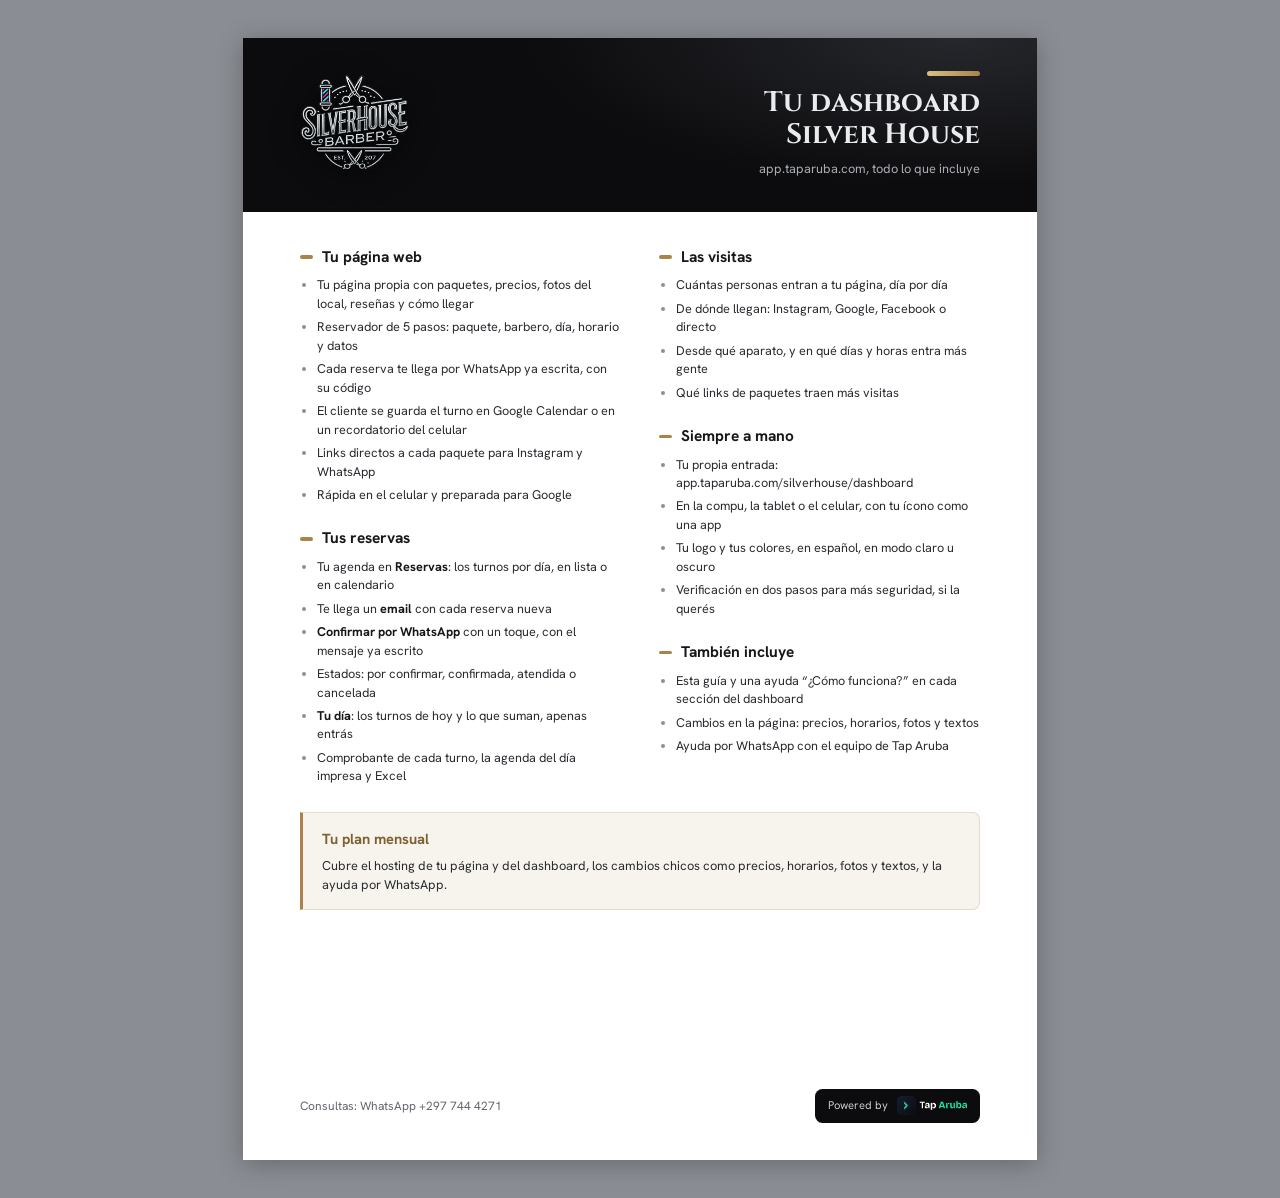
<file: docs/guia-dashboard/incluye.html>
<!doctype html>
<html lang="es">
<head>
<meta charset="utf-8">
<title>Silver House Barber · Qué incluye</title>
<link rel="stylesheet" href="../../silverhouse-barber/fonts/fonts.css">
<link rel="stylesheet" href="guia.css">
<style>
  .inc{ padding:0 }
  .inc-head{ background:radial-gradient(90% 140% at 90% 0%, #26272c 0%, rgba(38,39,44,0) 60%), var(--night); color:#fff;
    display:flex; align-items:center; justify-content:space-between; padding:9mm 15mm 9mm 12mm; height:46mm }
  .inc-head img{ height:34mm; filter:drop-shadow(0 4px 14px rgba(0,0,0,.6)) }
  .inc-head h1{ font-family:'Cinzel', serif; font-size:21pt; margin:0; text-align:right; line-height:1.15; color:#e9ebee }
  .inc-head p{ margin:2mm 0 0; text-align:right; color:#a9adb4; font-size:9.6pt }
  .inc-head .bar{ width:14mm; height:1.2mm; margin:0 0 3mm auto; border-radius:1mm; background:linear-gradient(90deg,#d9bf86,#a8844a) }
  .inc-body{ padding:9mm 15mm 0; display:grid; grid-template-columns:1fr 1fr; gap:0 10mm }
  .inc-body h2{ font-size:11.6pt; color:var(--ink); margin:0 0 2mm; display:flex; align-items:center; gap:2.2mm }
  .inc-body h2::before{ content:''; width:3.6mm; height:1mm; border-radius:1mm; background:var(--gold) }
  .inc-body ul{ margin:0 0 6mm; padding-left:4.6mm; font-size:9.5pt; line-height:1.46 }
  .inc-body li{ margin-bottom:1.3mm }
  .inc-body li::marker{ color:#8b9097 }
  .plan{ margin:1mm 15mm 0; background:var(--tip); border:.3mm solid #e4dccb; border-left:1mm solid var(--gold); border-radius:0 2mm 2mm 0; padding:4mm 5mm }
  .plan h3{ margin:0 0 1.4mm; color:var(--gold-ink); font-size:11pt }
  .plan p{ margin:0; font-size:9.6pt }
  .inc-foot{ position:absolute; left:15mm; right:15mm; bottom:10mm; display:flex; justify-content:space-between; align-items:center; font-size:9pt; color:var(--muted) }
  .pill{ background:var(--night); color:#c9ccd1; border-radius:2mm; padding:2mm 3.4mm; display:flex; align-items:center; gap:2.4mm; font-size:8.4pt }
  .pill img{ height:5mm }
</style>
</head>
<body>
<section class="page inc" data-nofoot>
  <div class="inc-head">
    <img src="img/silverhouse-logo.png" alt="Silver House Barber">
    <div>
      <div class="bar"></div>
      <h1>Tu dashboard<br>Silver House</h1>
      <p>app.taparuba.com, todo lo que incluye</p>
    </div>
  </div>

  <div class="inc-body">
    <div>
      <h2>Tu página web</h2>
      <ul>
        <li>Tu página propia con paquetes, precios, fotos del local, reseñas y cómo llegar</li>
        <li>Reservador de 5 pasos: paquete, barbero, día, horario y datos</li>
        <li>Cada reserva te llega por WhatsApp ya escrita, con su código</li>
        <li>El cliente se guarda el turno en Google Calendar o en un recordatorio del celular</li>
        <li>Links directos a cada paquete para Instagram y WhatsApp</li>
        <li>Rápida en el celular y preparada para Google</li>
      </ul>

      <h2>Tus reservas</h2>
      <ul>
        <li>Tu agenda en <b>Reservas</b>: los turnos por día, en lista o en calendario</li>
        <li>Te llega un <b>email</b> con cada reserva nueva</li>
        <li><b>Confirmar por WhatsApp</b> con un toque, con el mensaje ya escrito</li>
        <li>Estados: por confirmar, confirmada, atendida o cancelada</li>
        <li><b>Tu día</b>: los turnos de hoy y lo que suman, apenas entrás</li>
        <li>Comprobante de cada turno, la agenda del día impresa y Excel</li>
      </ul>
    </div>
    <div>
      <h2>Las visitas</h2>
      <ul>
        <li>Cuántas personas entran a tu página, día por día</li>
        <li>De dónde llegan: Instagram, Google, Facebook o directo</li>
        <li>Desde qué aparato, y en qué días y horas entra más gente</li>
        <li>Qué links de paquetes traen más visitas</li>
      </ul>

      <h2>Siempre a mano</h2>
      <ul>
        <li>Tu propia entrada: app.taparuba.com/silverhouse/dashboard</li>
        <li>En la compu, la tablet o el celular, con tu ícono como una app</li>
        <li>Tu logo y tus colores, en español, en modo claro u oscuro</li>
        <li>Verificación en dos pasos para más seguridad, si la querés</li>
      </ul>

      <h2>También incluye</h2>
      <ul>
        <li>Esta guía y una ayuda “¿Cómo funciona?” en cada sección del dashboard</li>
        <li>Cambios en la página: precios, horarios, fotos y textos</li>
        <li>Ayuda por WhatsApp con el equipo de Tap Aruba</li>
      </ul>
    </div>
  </div>

  <div class="plan">
    <h3>Tu plan mensual</h3>
    <p>Cubre el hosting de tu página y del dashboard, los cambios chicos como precios, horarios, fotos y textos, y la ayuda por WhatsApp.</p>
  </div>

  <div class="inc-foot">
    <span>Consultas: WhatsApp +297 744 4271</span>
    <span class="pill">Powered by <img src="img/logo-white.png" alt="Tap Aruba"></span>
  </div>
</section>
</body>
</html>
</file>
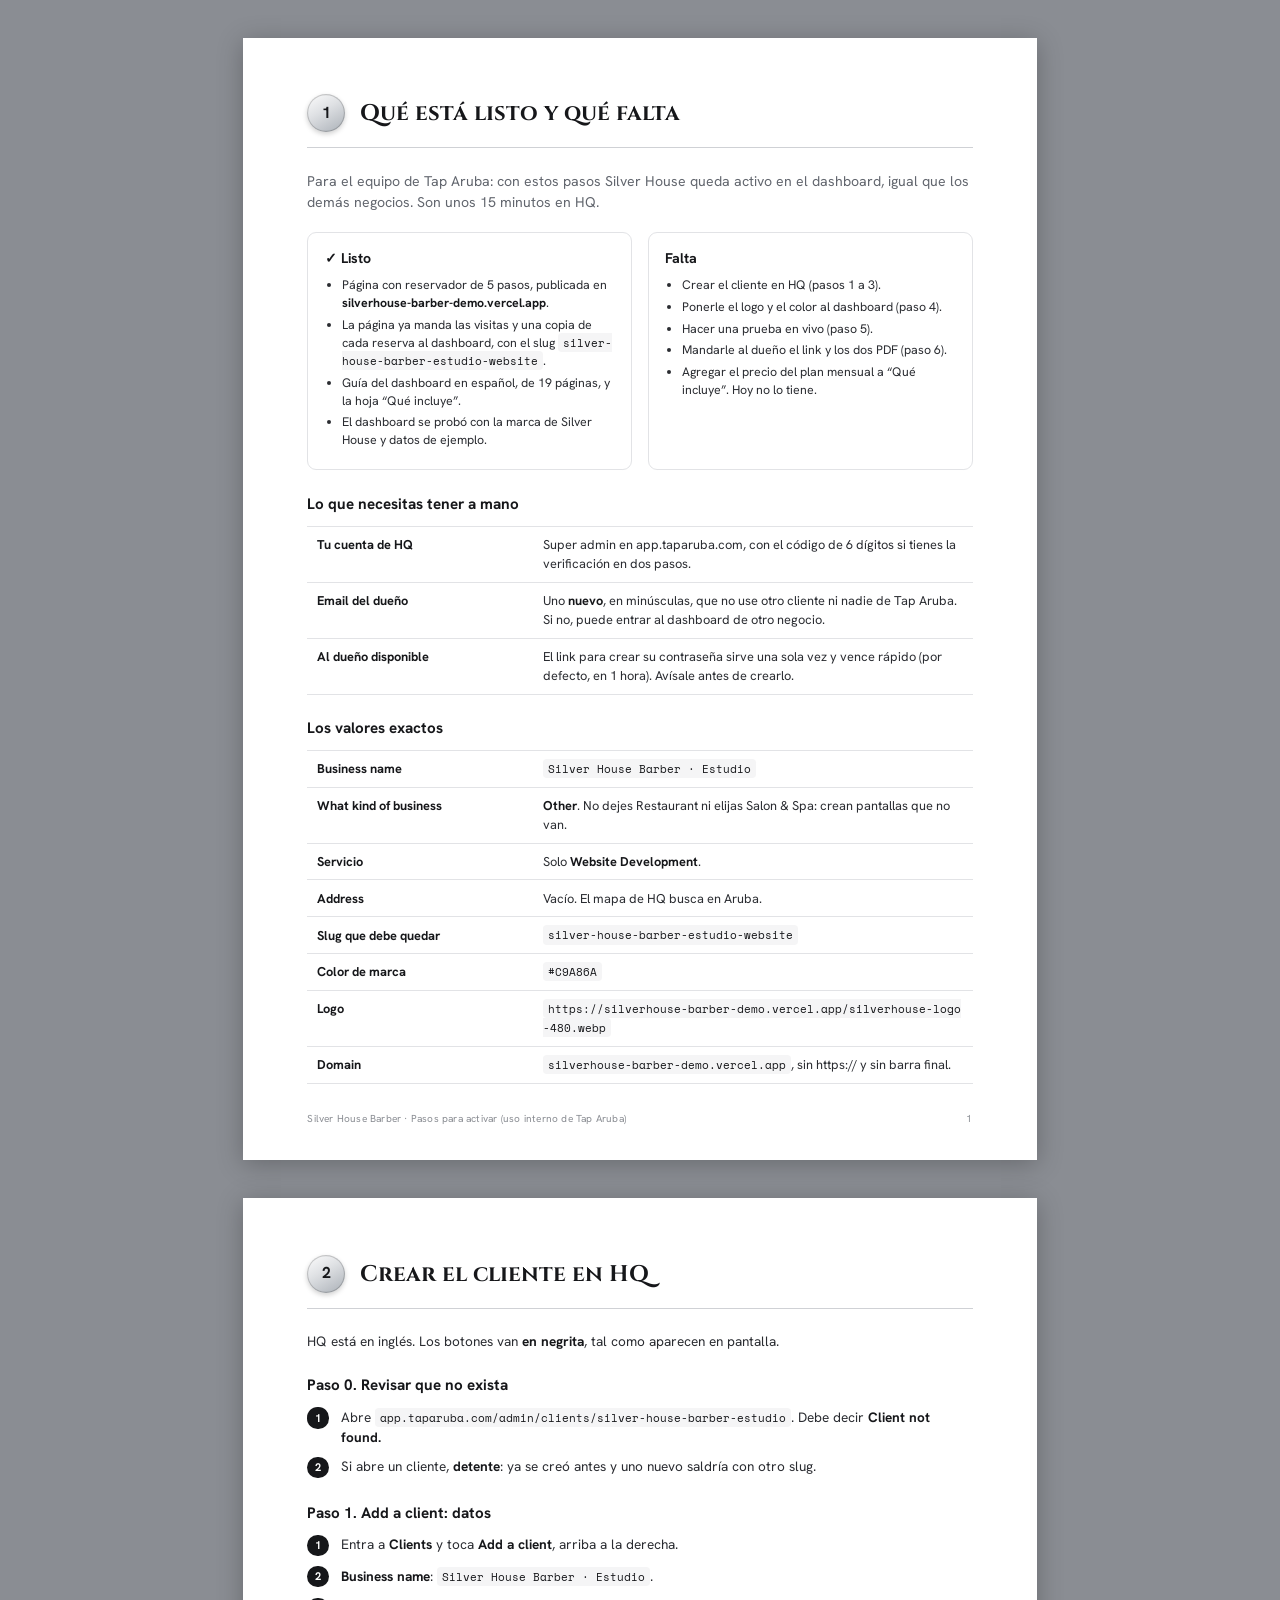
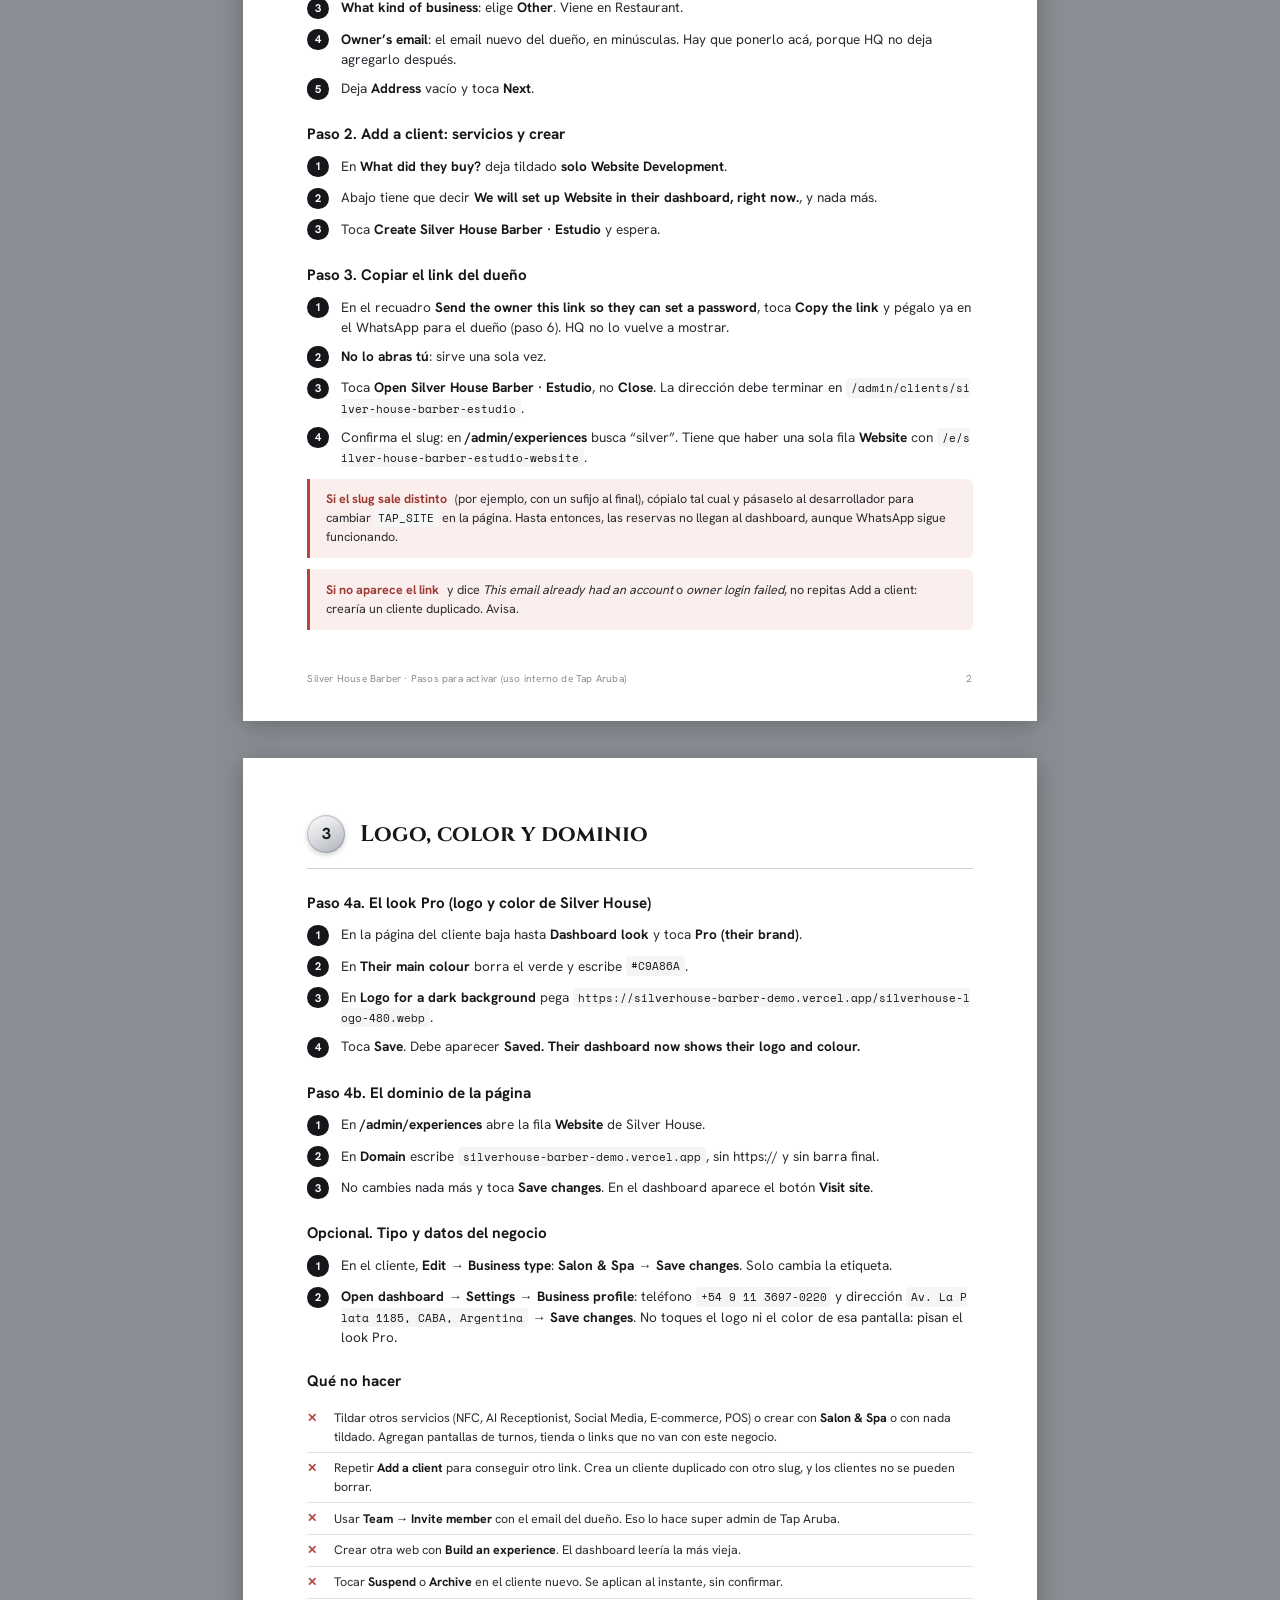
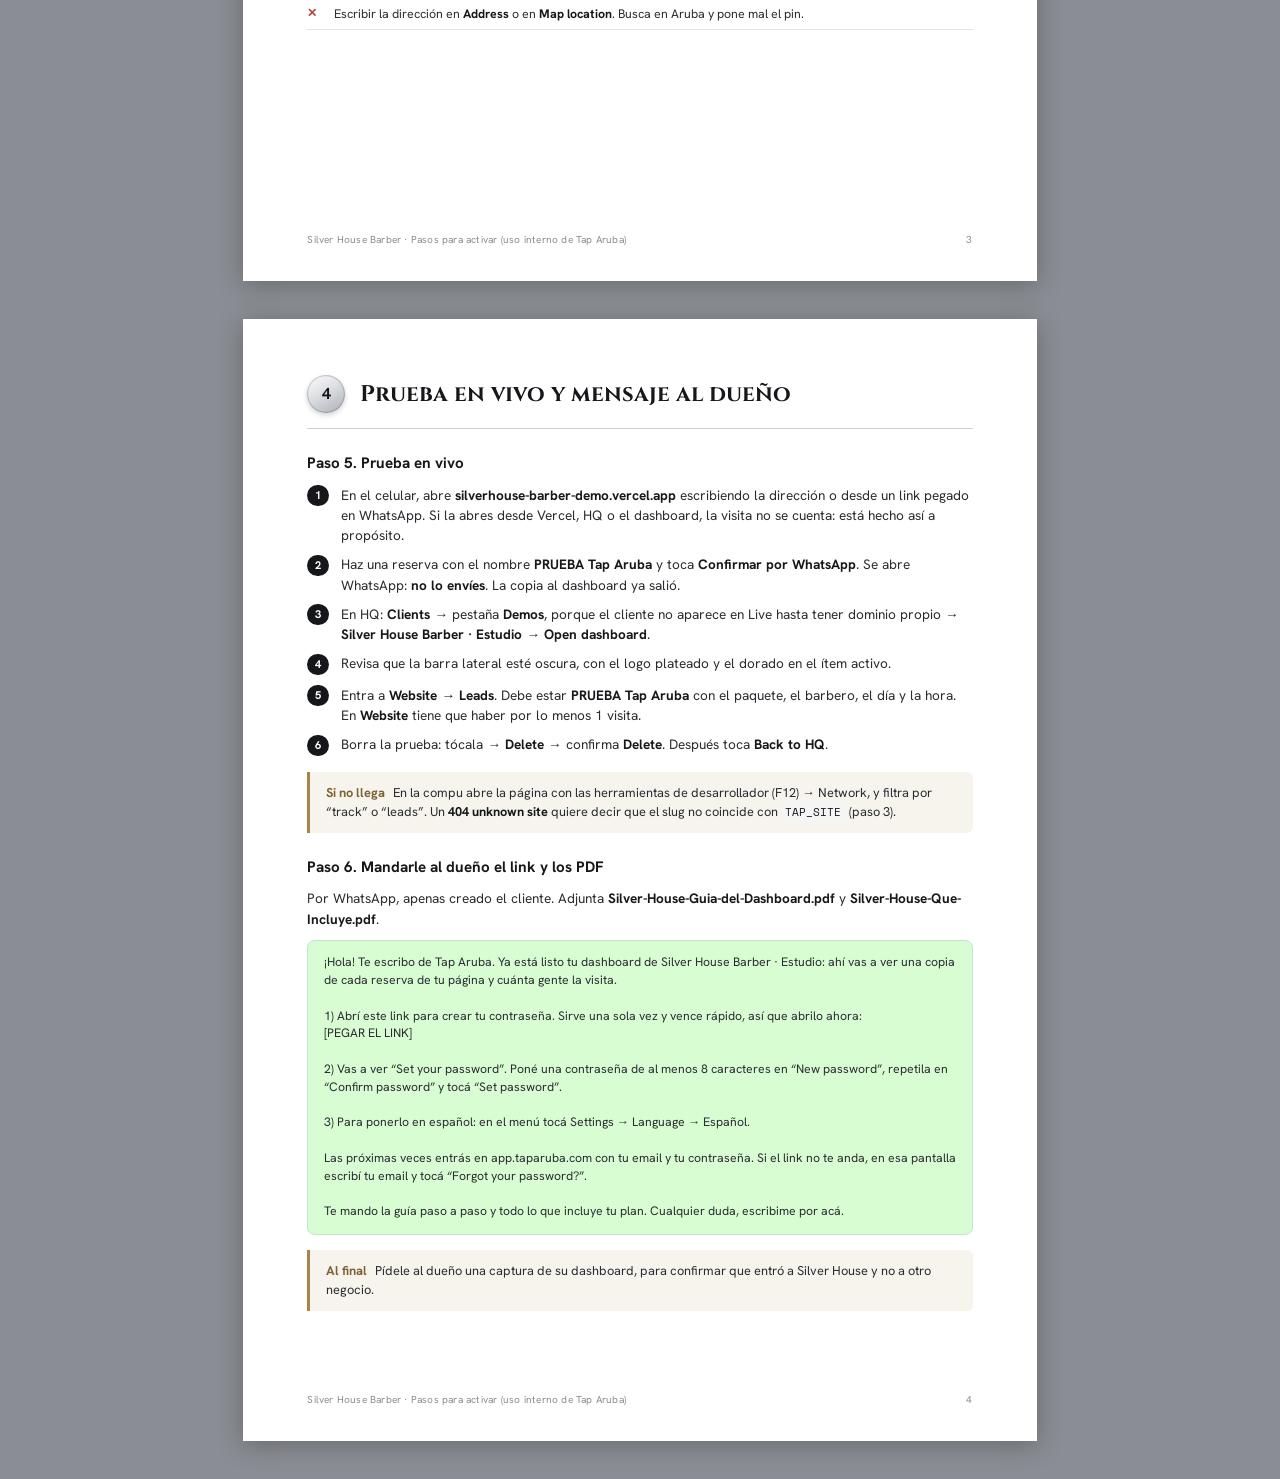
<file: docs/guia-dashboard/pasos.html>
<!doctype html>
<html lang="es">
<head>
<meta charset="utf-8">
<title>Silver House Barber · Pasos para activar</title>
<link rel="stylesheet" href="../../silverhouse-barber/fonts/fonts.css">
<link rel="stylesheet" href="guia.css">
<style>
  .status{ display:grid; grid-template-columns:1fr 1fr; gap:4mm; margin:2mm 0 3mm }
  .status .card h4::before{ display:none }
  .ok{ color:#1d7a4a } .todo{ color:var(--gold-ink) }
  .status ul{ margin:0; padding-left:4.4mm; font-size:9.3pt; line-height:1.45 }
  .status li{ margin-bottom:1mm }
  .mono{ font-family:'Space Mono', monospace; font-size:8.6pt; background:var(--soft); padding:.3mm 1.3mm; border-radius:1mm; word-break:break-all; color:var(--ink) }
  .warn{ background:#fbefee; border-left:1mm solid #b3473f; border-radius:0 1.6mm 1.6mm 0; padding:3mm 4mm; margin:3mm 0; font-size:9.4pt }
  .warn > b:first-child{ color:#9c3a33; margin-right:1.5mm }
  .dont{ list-style:none; padding:0; margin:0; font-size:9.3pt }
  .dont li{ position:relative; padding:1.6mm 0 1.6mm 7mm; border-bottom:.3mm solid var(--line) }
  .dont li::before{ content:'✕'; position:absolute; left:0; top:1.5mm; color:#b3473f; font-weight:800 }
  .msg{ background:#d9fdd3; border-radius:2mm; padding:3.4mm 4mm; font-size:9.2pt; white-space:pre-wrap; line-height:1.45; border:.3mm solid #bfe6cc }
  .lead-in{ font-size:10.6pt; color:var(--muted); margin-bottom:5mm }
</style>
</head>
<body data-foot="Silver House Barber · Pasos para activar (uso interno de Tap Aruba)">

<!-- ============ 1 ============ -->
<section class="page" data-ch="Qué está listo y qué falta">
  <h2 class="ch"><span class="n"></span>Qué está listo y qué falta</h2>
  <p class="lead-in">Para el equipo de Tap Aruba: con estos pasos Silver House queda activo en el dashboard, igual que los demás negocios. Son unos 15 minutos en HQ.</p>

  <div class="status">
    <div class="card"><h4 class="ok">✓ Listo</h4>
      <ul>
        <li>Página con reservador de 5 pasos, publicada en <b>silverhouse-barber-demo.vercel.app</b>.</li>
        <li>La página ya manda las visitas y una copia de cada reserva al dashboard, con el slug <span class="mono">silver-house-barber-estudio-website</span>.</li>
        <li>Guía del dashboard en español, de 19 páginas, y la hoja “Qué incluye”.</li>
        <li>El dashboard se probó con la marca de Silver House y datos de ejemplo.</li>
      </ul>
    </div>
    <div class="card"><h4 class="todo">Falta</h4>
      <ul>
        <li>Crear el cliente en HQ (pasos 1 a 3).</li>
        <li>Ponerle el logo y el color al dashboard (paso 4).</li>
        <li>Hacer una prueba en vivo (paso 5).</li>
        <li>Mandarle al dueño el link y los dos PDF (paso 6).</li>
        <li>Agregar el precio del plan mensual a “Qué incluye”. Hoy no lo tiene.</li>
      </ul>
    </div>
  </div>

  <h3>Lo que necesitas tener a mano</h3>
  <table class="t2">
    <tr><td>Tu cuenta de HQ</td><td>Super admin en app.taparuba.com, con el código de 6 dígitos si tienes la verificación en dos pasos.</td></tr>
    <tr><td>Email del dueño</td><td>Uno <b>nuevo</b>, en minúsculas, que no use otro cliente ni nadie de Tap Aruba. Si no, puede entrar al dashboard de otro negocio.</td></tr>
    <tr><td>Al dueño disponible</td><td>El link para crear su contraseña sirve una sola vez y vence rápido (por defecto, en 1 hora). Avísale antes de crearlo.</td></tr>
  </table>

  <h3>Los valores exactos</h3>
  <table class="t2">
    <tr><td>Business name</td><td><span class="mono">Silver House Barber · Estudio</span></td></tr>
    <tr><td>What kind of business</td><td><b>Other</b>. No dejes Restaurant ni elijas Salon &amp; Spa: crean pantallas que no van.</td></tr>
    <tr><td>Servicio</td><td>Solo <b>Website Development</b>.</td></tr>
    <tr><td>Address</td><td>Vacío. El mapa de HQ busca en Aruba.</td></tr>
    <tr><td>Slug que debe quedar</td><td><span class="mono">silver-house-barber-estudio-website</span></td></tr>
    <tr><td>Color de marca</td><td><span class="mono">#C9A86A</span></td></tr>
    <tr><td>Logo</td><td><span class="mono">https://silverhouse-barber-demo.vercel.app/silverhouse-logo-480.webp</span></td></tr>
    <tr><td>Domain</td><td><span class="mono">silverhouse-barber-demo.vercel.app</span>, sin https:// y sin barra final.</td></tr>
  </table>
</section>

<!-- ============ 2 ============ -->
<section class="page" data-ch="Crear el cliente en HQ">
  <h2 class="ch"><span class="n"></span>Crear el cliente en HQ</h2>
  <p>HQ está en inglés. Los botones van <b>en negrita</b>, tal como aparecen en pantalla.</p>

  <h3>Paso 0. Revisar que no exista</h3>
  <ol class="steps">
    <li>Abre <span class="mono">app.taparuba.com/admin/clients/silver-house-barber-estudio</span>. Debe decir <b>Client not found.</b></li>
    <li>Si abre un cliente, <b>detente</b>: ya se creó antes y uno nuevo saldría con otro slug.</li>
  </ol>

  <h3>Paso 1. Add a client: datos</h3>
  <ol class="steps">
    <li>Entra a <b>Clients</b> y toca <b>Add a client</b>, arriba a la derecha.</li>
    <li><b>Business name</b>: <span class="mono">Silver House Barber · Estudio</span>.</li>
    <li><b>What kind of business</b>: elige <b>Other</b>. Viene en Restaurant.</li>
    <li><b>Owner’s email</b>: el email nuevo del dueño, en minúsculas. Hay que ponerlo acá, porque HQ no deja agregarlo después.</li>
    <li>Deja <b>Address</b> vacío y toca <b>Next</b>.</li>
  </ol>

  <h3>Paso 2. Add a client: servicios y crear</h3>
  <ol class="steps">
    <li>En <b>What did they buy?</b> deja tildado <b>solo Website Development</b>.</li>
    <li>Abajo tiene que decir <b>We will set up Website in their dashboard, right now.</b>, y nada más.</li>
    <li>Toca <b>Create Silver House Barber · Estudio</b> y espera.</li>
  </ol>

  <h3>Paso 3. Copiar el link del dueño</h3>
  <ol class="steps">
    <li>En el recuadro <b>Send the owner this link so they can set a password</b>, toca <b>Copy the link</b> y pégalo ya en el WhatsApp para el dueño (paso 6). HQ no lo vuelve a mostrar.</li>
    <li><b>No lo abras tú</b>: sirve una sola vez.</li>
    <li>Toca <b>Open Silver House Barber · Estudio</b>, no <b>Close</b>. La dirección debe terminar en <span class="mono">/admin/clients/silver-house-barber-estudio</span>.</li>
    <li>Confirma el slug: en <b>/admin/experiences</b> busca “silver”. Tiene que haber una sola fila <b>Website</b> con <span class="mono">/e/silver-house-barber-estudio-website</span>.</li>
  </ol>
  <div class="warn"><b>Si el slug sale distinto</b> (por ejemplo, con un sufijo al final), cópialo tal cual y pásaselo al desarrollador para cambiar <span class="mono">TAP_SITE</span> en la página. Hasta entonces, las reservas no llegan al dashboard, aunque WhatsApp sigue funcionando.</div>
  <div class="warn"><b>Si no aparece el link</b> y dice <i>This email already had an account</i> o <i>owner login failed</i>, no repitas Add a client: crearía un cliente duplicado. Avisa.</div>
</section>

<!-- ============ 3 ============ -->
<section class="page" data-ch="Logo, color y dominio">
  <h2 class="ch"><span class="n"></span>Logo, color y dominio</h2>
  <h3 class="first">Paso 4a. El look Pro (logo y color de Silver House)</h3>
  <ol class="steps">
    <li>En la página del cliente baja hasta <b>Dashboard look</b> y toca <b>Pro (their brand)</b>.</li>
    <li>En <b>Their main colour</b> borra el verde y escribe <span class="mono">#C9A86A</span>.</li>
    <li>En <b>Logo for a dark background</b> pega <span class="mono">https://silverhouse-barber-demo.vercel.app/silverhouse-logo-480.webp</span>.</li>
    <li>Toca <b>Save</b>. Debe aparecer <b>Saved. Their dashboard now shows their logo and colour.</b></li>
  </ol>

  <h3>Paso 4b. El dominio de la página</h3>
  <ol class="steps">
    <li>En <b>/admin/experiences</b> abre la fila <b>Website</b> de Silver House.</li>
    <li>En <b>Domain</b> escribe <span class="mono">silverhouse-barber-demo.vercel.app</span>, sin https:// y sin barra final.</li>
    <li>No cambies nada más y toca <b>Save changes</b>. En el dashboard aparece el botón <b>Visit site</b>.</li>
  </ol>

  <h3>Opcional. Tipo y datos del negocio</h3>
  <ol class="steps">
    <li>En el cliente, <b>Edit</b> → <b>Business type</b>: <b>Salon &amp; Spa</b> → <b>Save changes</b>. Solo cambia la etiqueta.</li>
    <li><b>Open dashboard</b> → <b>Settings</b> → <b>Business profile</b>: teléfono <span class="mono">+54 9 11 3697-0220</span> y dirección <span class="mono">Av. La Plata 1185, CABA, Argentina</span> → <b>Save changes</b>. No toques el logo ni el color de esa pantalla: pisan el look Pro.</li>
  </ol>

  <h3>Qué no hacer</h3>
  <ul class="dont">
    <li>Tildar otros servicios (NFC, AI Receptionist, Social Media, E-commerce, POS) o crear con <b>Salon &amp; Spa</b> o con nada tildado. Agregan pantallas de turnos, tienda o links que no van con este negocio.</li>
    <li>Repetir <b>Add a client</b> para conseguir otro link. Crea un cliente duplicado con otro slug, y los clientes no se pueden borrar.</li>
    <li>Usar <b>Team → Invite member</b> con el email del dueño. Eso lo hace super admin de Tap Aruba.</li>
    <li>Crear otra web con <b>Build an experience</b>. El dashboard leería la más vieja.</li>
    <li>Tocar <b>Suspend</b> o <b>Archive</b> en el cliente nuevo. Se aplican al instante, sin confirmar.</li>
    <li>Escribir la dirección en <b>Address</b> o en <b>Map location</b>. Busca en Aruba y pone mal el pin.</li>
  </ul>
</section>

<!-- ============ 4 ============ -->
<section class="page" data-ch="Prueba en vivo y mensaje al dueño">
  <h2 class="ch"><span class="n"></span>Prueba en vivo y mensaje al dueño</h2>
  <h3 class="first">Paso 5. Prueba en vivo</h3>
  <ol class="steps">
    <li>En el celular, abre <b>silverhouse-barber-demo.vercel.app</b> escribiendo la dirección o desde un link pegado en WhatsApp. Si la abres desde Vercel, HQ o el dashboard, la visita no se cuenta: está hecho así a propósito.</li>
    <li>Haz una reserva con el nombre <b>PRUEBA Tap Aruba</b> y toca <b>Confirmar por WhatsApp</b>. Se abre WhatsApp: <b>no lo envíes</b>. La copia al dashboard ya salió.</li>
    <li>En HQ: <b>Clients</b> → pestaña <b>Demos</b>, porque el cliente no aparece en Live hasta tener dominio propio → <b>Silver House Barber · Estudio</b> → <b>Open dashboard</b>.</li>
    <li>Revisa que la barra lateral esté oscura, con el logo plateado y el dorado en el ítem activo.</li>
    <li>Entra a <b>Website → Leads</b>. Debe estar <b>PRUEBA Tap Aruba</b> con el paquete, el barbero, el día y la hora. En <b>Website</b> tiene que haber por lo menos 1 visita.</li>
    <li>Borra la prueba: tócala → <b>Delete</b> → confirma <b>Delete</b>. Después toca <b>Back to HQ</b>.</li>
  </ol>
  <div class="tip"><b>Si no llega</b> En la compu abre la página con las herramientas de desarrollador (F12) → Network, y filtra por “track” o “leads”. Un <b>404 unknown site</b> quiere decir que el slug no coincide con <span class="mono">TAP_SITE</span> (paso 3).</div>

  <h3>Paso 6. Mandarle al dueño el link y los PDF</h3>
  <p>Por WhatsApp, apenas creado el cliente. Adjunta <b>Silver-House-Guia-del-Dashboard.pdf</b> y <b>Silver-House-Que-Incluye.pdf</b>.</p>
  <div class="msg">¡Hola! Te escribo de Tap Aruba. Ya está listo tu dashboard de Silver House Barber · Estudio: ahí vas a ver una copia de cada reserva de tu página y cuánta gente la visita.

1) Abrí este link para crear tu contraseña. Sirve una sola vez y vence rápido, así que abrilo ahora:
[PEGAR EL LINK]

2) Vas a ver “Set your password”. Poné una contraseña de al menos 8 caracteres en “New password”, repetila en “Confirm password” y tocá “Set password”.

3) Para ponerlo en español: en el menú tocá Settings → Language → Español.

Las próximas veces entrás en app.taparuba.com con tu email y tu contraseña. Si el link no te anda, en esa pantalla escribí tu email y tocá “Forgot your password?”.

Te mando la guía paso a paso y todo lo que incluye tu plan. Cualquier duda, escribime por acá.</div>
  <div class="tip"><b>Al final</b> Pídele al dueño una captura de su dashboard, para confirmar que entró a Silver House y no a otro negocio.</div>
</section>

<script src="guia.js"></script>
</body>
</html>
</file>
<file: css/styles.css>
/* ============================================================
   AZUR Aparthotel — design tokens
   ============================================================ */

:root {
  --serif: "Fraunces", serif;
  --sans: "Manrope", sans-serif;

  --ease-lux: cubic-bezier(0.4, 0, 0.2, 1);
  --dur-fast: 200ms;
  --dur-base: 300ms;
  --dur-slow: 600ms;

  --ink: #1d1a16;
  --ink-soft: #4a443c;
  --cream: #faf6ef;
  --cream-2: #f1e9db;
  --paper: #fffdf9;
  --sand: #e6d9c3;
  --gold: #a8813f;
  --gold-light: #cda866;
  --ocean: #234952;
  --ocean-deep: #16323a;
  --coral: #bd6242;
  --line: rgba(29, 26, 22, 0.1);
  --shadow-sm: 0 6px 20px rgba(22, 20, 16, 0.08);
  --shadow-md: 0 18px 46px rgba(22, 20, 16, 0.14);
  --shadow-lg: 0 30px 80px rgba(22, 20, 16, 0.22);

  --radius-sm: 10px;
  --radius-md: 18px;
  --radius-lg: 28px;

  --container: 1180px;
}

* {
  box-sizing: border-box;
}

[hidden] {
  display: none !important;
}

html {
  scroll-behavior: smooth;
}

body {
  margin: 0;
  font-family: var(--sans);
  color: var(--ink);
  background: var(--cream);
  -webkit-font-smoothing: antialiased;
  overflow-x: hidden;
}

img {
  max-width: 100%;
  display: block;
}

a {
  color: inherit;
  text-decoration: none;
}

h1, h2, h3, h4 {
  font-family: var(--serif);
  font-weight: 500;
  margin: 0;
  color: var(--ink);
}

p {
  margin: 0;
  line-height: 1.7;
}

button {
  font-family: inherit;
  cursor: pointer;
}

.container {
  max-width: var(--container);
  margin: 0 auto;
  padding: 0 clamp(1.25rem, 4vw, 2.5rem);
}

.section {
  padding: clamp(4rem, 9vw, 7rem) 0;
}

.section-head {
  max-width: 620px;
  margin: 0 auto clamp(2.5rem, 6vw, 4rem);
  text-align: center;
}

.eyebrow {
  font-family: var(--sans);
  font-size: 0.78rem;
  font-weight: 700;
  letter-spacing: 0.18em;
  text-transform: uppercase;
  color: var(--gold);
  margin: 0 0 0.75rem;
}

.section-head h2 {
  font-size: clamp(2rem, 4.4vw, 2.9rem);
  font-style: italic;
}

.section-lead {
  margin-top: 0.9rem;
  color: var(--ink-soft);
  font-size: 1.05rem;
}

/* ---------- Buttons ---------- */

.btn {
  display: inline-flex;
  align-items: center;
  justify-content: center;
  gap: 0.5rem;
  padding: 0.85rem 1.7rem;
  border-radius: 999px;
  font-size: 0.92rem;
  font-weight: 600;
  letter-spacing: 0.02em;
  border: 1px solid transparent;
  transition: transform var(--dur-fast) var(--ease-lux),
    box-shadow var(--dur-fast) var(--ease-lux),
    background var(--dur-fast) var(--ease-lux),
    color var(--dur-fast) var(--ease-lux),
    border-color var(--dur-fast) var(--ease-lux);
}

.btn:hover {
  transform: scale(1.04);
}

.btn:active {
  transform: scale(0.98);
}

.btn-lg {
  padding: 1rem 2.1rem;
  font-size: 0.98rem;
}

.btn-primary {
  background: var(--ocean);
  color: var(--cream);
}

.btn-primary:hover {
  background: var(--ocean-deep);
  box-shadow: var(--shadow-md);
}

.btn-outline {
  background: transparent;
  border-color: var(--line);
  color: var(--ink);
}

.btn-outline:hover {
  border-color: var(--gold);
  color: var(--gold);
  box-shadow: var(--shadow-sm);
}

.btn-ghost {
  background: rgba(255, 255, 255, 0.12);
  border-color: rgba(255, 255, 255, 0.5);
  color: #fff;
  backdrop-filter: blur(6px);
}

.btn-ghost:hover {
  background: rgba(255, 255, 255, 0.22);
}

.btn-gold {
  background: var(--gold-light);
  color: var(--ocean-deep);
}

.btn-gold:hover {
  background: #e3c383;
  box-shadow: var(--shadow-md);
}

.btn:disabled {
  opacity: 0.5;
  cursor: not-allowed;
  transform: none !important;
}

/* ---------- Photo tiles (placeholder art system) ---------- */

.tile {
  position: relative;
  overflow: hidden;
  background-size: 200% 200%;
  background-position: 40% 40%;
}

.tile-1 { background-image: linear-gradient(135deg, #e7a15c, #bd6242 55%, #6b3327); }
.tile-2 { background-image: linear-gradient(135deg, #3c6e73, #234952 60%, #16232a); }
.tile-3 { background-image: linear-gradient(135deg, #cda866, #a8813f 55%, #5c4321); }
.tile-4 { background-image: linear-gradient(135deg, #6fa89c, #2c5c5e 55%, #16323a); }
.tile-5 { background-image: linear-gradient(135deg, #d98c63, #9c4f3a 55%, #4a2119); }
.tile-6 { background-image: linear-gradient(135deg, #77938f, #3a5e5b 55%, #1c2f2c); }

/* ---------- Navbar ---------- */

.nav {
  position: fixed;
  inset: 0 0 auto 0;
  z-index: 100;
  transition: background var(--dur-base) var(--ease-lux),
    box-shadow var(--dur-base) var(--ease-lux),
    backdrop-filter var(--dur-base) var(--ease-lux);
}

.nav-inner {
  max-width: var(--container);
  margin: 0 auto;
  padding: 1.4rem clamp(1.25rem, 4vw, 2.5rem);
  display: flex;
  align-items: center;
  justify-content: space-between;
  gap: 1.5rem;
  transition: padding var(--dur-base) var(--ease-lux);
}

.nav.scrolled {
  background: rgba(250, 246, 239, 0.85);
  backdrop-filter: blur(14px) saturate(140%);
  box-shadow: var(--shadow-sm);
}

.nav.scrolled .nav-inner {
  padding-top: 0.9rem;
  padding-bottom: 0.9rem;
}

.brand {
  font-family: var(--serif);
  font-style: italic;
  font-size: 1.4rem;
  letter-spacing: 0.02em;
  color: #fff;
  transition: color var(--dur-base) var(--ease-lux);
}

.brand span {
  color: var(--gold-light);
  margin: 0 0.15em;
}

.nav.scrolled .brand {
  color: var(--ink);
}

.nav-links {
  position: relative;
  display: flex;
  gap: 2.1rem;
  list-style: none;
  margin: 0;
  padding: 0;
}

.nav-link {
  position: relative;
  padding-bottom: 0.4rem;
  font-size: 0.9rem;
  font-weight: 600;
  color: rgba(255, 255, 255, 0.9);
  transition: color var(--dur-base) var(--ease-lux);
}

.nav.scrolled .nav-link {
  color: var(--ink-soft);
}

.nav-link:hover,
.nav-link.active {
  color: #fff;
}

.nav.scrolled .nav-link:hover,
.nav.scrolled .nav-link.active {
  color: var(--ink);
}

.nav-underline {
  position: absolute;
  bottom: 0;
  left: 0;
  height: 2px;
  width: 0;
  background: var(--gold-light);
  border-radius: 2px;
  transform: translateX(0);
  transition: transform var(--dur-base) var(--ease-lux),
    width var(--dur-base) var(--ease-lux),
    opacity var(--dur-base) var(--ease-lux);
  opacity: 0;
}

.nav-links:hover .nav-underline,
.nav-underline.visible {
  opacity: 1;
}

.nav-right {
  display: flex;
  align-items: center;
  gap: 1.1rem;
}

.nav-toggle {
  display: none;
  position: relative;
  width: 26px;
  height: 18px;
  background: none;
  border: none;
  padding: 0;
  z-index: 210;
}

.nav-toggle span {
  position: absolute;
  left: 0;
  width: 100%;
  height: 2px;
  border-radius: 2px;
  background: #fff;
  transition: transform var(--dur-base) var(--ease-lux),
    opacity var(--dur-base) var(--ease-lux), background var(--dur-base) var(--ease-lux);
}

.nav.scrolled .nav-toggle span,
.nav-toggle.open span {
  background: var(--ink);
}

.nav-toggle.open span {
  background: #fff;
}

.nav-toggle span:nth-child(1) { top: 0; }
.nav-toggle span:nth-child(2) { top: 8px; }
.nav-toggle span:nth-child(3) { top: 16px; }

.nav-toggle.open span:nth-child(1) { transform: translateY(8px) rotate(45deg); }
.nav-toggle.open span:nth-child(2) { opacity: 0; }
.nav-toggle.open span:nth-child(3) { transform: translateY(-8px) rotate(-45deg); }

.mobile-menu {
  position: fixed;
  inset: 0;
  z-index: 200;
  background: var(--ocean-deep);
  display: flex;
  align-items: center;
  justify-content: center;
  opacity: 0;
  visibility: hidden;
  transition: opacity var(--dur-base) var(--ease-lux), visibility var(--dur-base);
}

.mobile-menu.open {
  opacity: 1;
  visibility: visible;
}

.mobile-menu nav {
  display: flex;
  flex-direction: column;
  align-items: center;
  gap: 1.6rem;
}

.mobile-menu a {
  font-family: var(--serif);
  font-style: italic;
  font-size: clamp(1.6rem, 6vw, 2.2rem);
  color: var(--cream);
  opacity: 0;
  transform: translateY(16px);
  transition: opacity var(--dur-base) var(--ease-lux), transform var(--dur-base) var(--ease-lux);
  transition-delay: calc(var(--i, 0) * 70ms);
}

.mobile-menu.open a {
  opacity: 1;
  transform: translateY(0);
}

.mobile-menu a.btn {
  font-family: var(--sans);
  font-style: normal;
  font-size: 1rem;
  margin-top: 0.5rem;
}

@media (max-width: 860px) {
  .nav-links,
  .nav-cta {
    display: none;
  }
  .nav-toggle {
    display: block;
  }
}

/* ---------- Hero ---------- */

.hero {
  position: relative;
  min-height: 100svh;
  display: flex;
  align-items: center;
  justify-content: center;
  text-align: center;
  overflow: hidden;
  isolation: isolate;
}

.hero-media {
  position: absolute;
  inset: 0;
  z-index: 0;
  background: linear-gradient(150deg, var(--ocean-deep) 0%, var(--ocean) 40%, var(--coral) 100%);
  background-size: 220% 220%;
  animation: hero-drift 18s ease-in-out infinite;
}

@keyframes hero-drift {
  0%, 100% { background-position: 10% 20%; }
  50% { background-position: 90% 80%; }
}

.hero-video {
  position: absolute;
  inset: 0;
  width: 100%;
  height: 100%;
  object-fit: cover;
  opacity: 0;
  transition: opacity var(--dur-slow) var(--ease-lux);
}

.hero-video.is-ready {
  opacity: 1;
}

.hero-overlay {
  position: absolute;
  inset: 0;
  z-index: 1;
  background: linear-gradient(
    to bottom,
    rgba(15, 20, 20, 0.45) 0%,
    rgba(15, 20, 20, 0.22) 40%,
    rgba(15, 20, 20, 0.3) 70%,
    rgba(15, 20, 20, 0.55) 100%
  );
}

.hero-content {
  position: relative;
  z-index: 2;
  max-width: 760px;
  padding: 0 1.5rem;
  display: flex;
  flex-direction: column;
  align-items: center;
}

.hero .reveal-hero {
  opacity: 0;
  transform: translateY(28px);
  animation: hero-in 900ms var(--ease-lux) forwards;
  animation-delay: var(--d, 0ms);
}

@keyframes hero-in {
  to { opacity: 1; transform: translateY(0); }
}

.hero-content .eyebrow {
  color: var(--gold-light);
}

.hero-title {
  font-size: clamp(2.6rem, 7vw, 4.6rem);
  line-height: 1.08;
  color: #fff;
  text-shadow: 0 10px 40px rgba(0, 0, 0, 0.25);
}

.hero-title em {
  font-style: italic;
  color: var(--gold-light);
}

.hero-subtitle {
  margin-top: 1.3rem;
  font-size: clamp(1.02rem, 2vw, 1.2rem);
  color: rgba(255, 255, 255, 0.92);
  max-width: 520px;
}

.hero-actions {
  margin-top: 2.4rem;
  display: flex;
  gap: 1rem;
  flex-wrap: wrap;
  justify-content: center;
}

.hero-scroll {
  position: absolute;
  z-index: 2;
  left: 50%;
  bottom: 2.2rem;
  transform: translateX(-50%);
  width: 26px;
  height: 42px;
  border: 2px solid rgba(255, 255, 255, 0.7);
  border-radius: 20px;
}

.hero-scroll span {
  position: absolute;
  top: 8px;
  left: 50%;
  transform: translateX(-50%);
  width: 4px;
  height: 8px;
  border-radius: 3px;
  background: #fff;
  animation: scroll-dot 2s ease-in-out infinite;
}

@keyframes scroll-dot {
  0%, 100% { transform: translate(-50%, 0); opacity: 1; }
  60% { transform: translate(-50%, 14px); opacity: 0.3; }
}

/* ---------- Scroll reveal ---------- */

.reveal {
  opacity: 0;
  transform: translateY(32px);
  transition: opacity 700ms var(--ease-lux), transform 700ms var(--ease-lux);
}

.reveal.in-view {
  opacity: 1;
  transform: translateY(0);
}

.reveal-stagger.in-view .reveal-item {
  transition-delay: calc(var(--i, 0) * 90ms);
}

/* ---------- Apartments ---------- */

.apartments {
  background: var(--paper);
}

.apartments-grid {
  display: grid;
  grid-template-columns: repeat(2, 1fr);
  gap: 2rem;
}

.apt-card {
  background: var(--cream);
  border: 1px solid var(--line);
  border-radius: var(--radius-lg);
  overflow: hidden;
  box-shadow: var(--shadow-sm);
  transition: transform var(--dur-base) var(--ease-lux), box-shadow var(--dur-base) var(--ease-lux);
}

.apt-card:hover {
  transform: translateY(-6px);
  box-shadow: var(--shadow-lg);
}

.apt-photo {
  position: relative;
  height: 220px;
}

.city-badge {
  position: absolute;
  top: 1rem;
  left: 1rem;
  padding: 0.4rem 0.9rem;
  border-radius: 999px;
  background: rgba(255, 255, 255, 0.92);
  color: var(--ink);
  font-size: 0.72rem;
  font-weight: 700;
  letter-spacing: 0.08em;
  text-transform: uppercase;
  z-index: 1;
}

.apt-body {
  padding: 1.6rem 1.7rem 1.8rem;
}

.apt-body h3 {
  font-size: 1.35rem;
  font-style: italic;
}

.apt-meta {
  margin-top: 0.35rem;
  color: var(--ink-soft);
  font-size: 0.88rem;
}

.apt-map {
  margin-top: 1.1rem;
  border-radius: var(--radius-sm);
  overflow: hidden;
  height: 130px;
  border: 1px solid var(--line);
}

.apt-map iframe {
  width: 100%;
  height: 100%;
  border: 0;
  filter: grayscale(0.15) contrast(1.02);
}

.apt-distances {
  list-style: none;
  margin: 1rem 0 0;
  padding: 0;
  display: flex;
  flex-direction: column;
  gap: 0.5rem;
}

.apt-distances li {
  display: flex;
  align-items: center;
  gap: 0.55rem;
  font-size: 0.85rem;
  color: var(--ink-soft);
}

.apt-distances svg {
  width: 16px;
  height: 16px;
  flex-shrink: 0;
  color: var(--gold);
}

.apt-footer {
  margin-top: 1.4rem;
  display: flex;
  align-items: center;
  justify-content: space-between;
  padding-top: 1.2rem;
  border-top: 1px solid var(--line);
}

.apt-price {
  font-family: var(--serif);
  font-size: 1.4rem;
  color: var(--ink);
}

.apt-price span {
  font-family: var(--sans);
  font-size: 0.78rem;
  color: var(--ink-soft);
  font-weight: 500;
}

@media (max-width: 860px) {
  .apartments-grid {
    grid-template-columns: 1fr;
  }
}

/* ---------- Experiences / Tabs ---------- */

.tabs {
  position: relative;
  display: inline-flex;
  gap: 2.2rem;
  margin: 0 auto 2.8rem;
  padding: 0 0 0.8rem;
  border-bottom: 1px solid var(--line);
  left: 50%;
  transform: translateX(-50%);
}

.tab-btn {
  background: none;
  border: none;
  font-family: var(--serif);
  font-style: italic;
  font-size: 1.25rem;
  color: var(--ink-soft);
  padding: 0 0.2rem 0.6rem;
  transition: color var(--dur-base) var(--ease-lux);
}

.tab-btn.active,
.tab-btn:hover {
  color: var(--ink);
}

.tab-underline {
  position: absolute;
  bottom: -1px;
  left: 0;
  height: 2px;
  background: var(--gold);
  border-radius: 2px;
  transition: transform var(--dur-base) var(--ease-lux), width var(--dur-base) var(--ease-lux);
}

.tab-panels {
  position: relative;
}

.tab-panel {
  display: none;
}

.tab-panel.active {
  display: block;
  animation: tab-fade 500ms var(--ease-lux);
}

@keyframes tab-fade {
  from { opacity: 0; transform: translateY(10px); }
  to { opacity: 1; transform: translateY(0); }
}

.exp-grid {
  display: grid;
  grid-template-columns: repeat(3, 1fr);
  gap: 1.6rem;
}

.exp-card {
  background: var(--paper);
  border: 1px solid var(--line);
  border-radius: var(--radius-md);
  overflow: hidden;
  box-shadow: var(--shadow-sm);
  transition: transform var(--dur-base) var(--ease-lux), box-shadow var(--dur-base) var(--ease-lux);
}

.exp-card:hover {
  transform: translateY(-4px);
  box-shadow: var(--shadow-md);
}

.exp-photo {
  height: 130px;
}

.exp-body {
  padding: 1.2rem 1.3rem 1.4rem;
}

.exp-body h4 {
  font-size: 1.05rem;
}

.exp-map {
  margin-top: 0.9rem;
  height: 110px;
  border-radius: var(--radius-sm);
  overflow: hidden;
  border: 1px solid var(--line);
}

.exp-map iframe {
  width: 100%;
  height: 100%;
  border: 0;
}

.exp-distance {
  margin-top: 0.7rem;
  display: flex;
  align-items: center;
  gap: 0.4rem;
  font-size: 0.82rem;
  color: var(--gold);
  font-weight: 700;
}

.exp-distance svg {
  width: 15px;
  height: 15px;
  flex-shrink: 0;
}

@media (max-width: 900px) {
  .exp-grid {
    grid-template-columns: 1fr;
  }
  .tabs {
    gap: 1.4rem;
  }
}

/* ---------- Gallery ---------- */

.gallery {
  background: var(--cream-2);
}

.gallery-grid {
  display: grid;
  grid-template-columns: repeat(4, 1fr);
  grid-auto-rows: 160px;
  gap: 1rem;
}

.gallery-item {
  position: relative;
  border: none;
  border-radius: var(--radius-md);
  overflow: hidden;
  padding: 0;
}

.gallery-item::after {
  content: "";
  position: absolute;
  inset: 0;
  background: rgba(20, 18, 15, 0);
  transition: background var(--dur-base) var(--ease-lux);
}

.gallery-item:hover::after {
  background: rgba(20, 18, 15, 0.15);
}

.gallery-item .tile {
  position: absolute;
  inset: 0;
  transition: transform var(--dur-slow) var(--ease-lux);
}

.gallery-item:hover .tile {
  transform: scale(1.08);
}

.gallery-item.tall {
  grid-row: span 2;
}

.gallery-item.wide {
  grid-column: span 2;
}

@media (max-width: 900px) {
  .gallery-grid {
    grid-template-columns: repeat(2, 1fr);
    grid-auto-rows: 140px;
  }
}

.lightbox {
  position: fixed;
  inset: 0;
  z-index: 300;
  display: flex;
  align-items: center;
  justify-content: center;
  background: rgba(12, 10, 8, 0.92);
  opacity: 0;
  visibility: hidden;
  transition: opacity var(--dur-base) var(--ease-lux), visibility var(--dur-base);
}

.lightbox.open {
  opacity: 1;
  visibility: visible;
}

.lightbox-stage {
  width: min(80vw, 760px);
  text-align: center;
}

.lightbox-photo {
  height: min(60vh, 520px);
  border-radius: var(--radius-md);
  opacity: 0;
  transform: scale(0.96);
  transition: opacity var(--dur-base) var(--ease-lux), transform var(--dur-base) var(--ease-lux);
}

.lightbox.open .lightbox-photo {
  opacity: 1;
  transform: scale(1);
}

.lightbox-caption {
  margin-top: 1.1rem;
  color: var(--cream);
  font-family: var(--serif);
  font-style: italic;
  font-size: 1.1rem;
}

.lightbox-close,
.lightbox-prev,
.lightbox-next {
  position: absolute;
  background: rgba(255, 255, 255, 0.1);
  border: 1px solid rgba(255, 255, 255, 0.25);
  color: #fff;
  width: 46px;
  height: 46px;
  border-radius: 50%;
  font-size: 1.4rem;
  display: flex;
  align-items: center;
  justify-content: center;
  transition: transform var(--dur-fast) var(--ease-lux), background var(--dur-fast) var(--ease-lux);
}

.lightbox-close:hover,
.lightbox-prev:hover,
.lightbox-next:hover {
  transform: scale(1.08);
  background: rgba(255, 255, 255, 0.2);
}

.lightbox-close { top: 1.5rem; right: 1.5rem; }
.lightbox-prev { left: 1.5rem; top: 50%; transform: translateY(-50%); }
.lightbox-next { right: 1.5rem; top: 50%; transform: translateY(-50%); }

/* ---------- Testimonials ---------- */

.testimonials {
  background: var(--paper);
}

.carousel {
  position: relative;
  max-width: 720px;
  margin: 0 auto;
  overflow: hidden;
}

.carousel-track {
  display: flex;
  transition: transform var(--dur-slow) var(--ease-lux);
}

.carousel-slide {
  flex: 0 0 100%;
  margin: 0;
  padding: 0 1rem;
  text-align: center;
}

.carousel-slide p {
  font-family: var(--serif);
  font-style: italic;
  font-size: clamp(1.15rem, 2.4vw, 1.5rem);
  color: var(--ink);
}

.carousel-slide cite {
  display: block;
  margin-top: 1.2rem;
  font-style: normal;
  font-size: 0.85rem;
  color: var(--gold);
  font-weight: 700;
  letter-spacing: 0.04em;
}

.carousel-controls {
  display: flex;
  align-items: center;
  justify-content: center;
  gap: 1.5rem;
  margin-top: 2rem;
}

.carousel-arrow {
  background: var(--cream-2);
  border: 1px solid var(--line);
  width: 40px;
  height: 40px;
  border-radius: 50%;
  display: flex;
  align-items: center;
  justify-content: center;
  transition: transform var(--dur-fast) var(--ease-lux), background var(--dur-fast) var(--ease-lux);
}

.carousel-arrow:hover {
  transform: scale(1.08);
  background: var(--sand);
}

.carousel-dots {
  display: flex;
  gap: 0.55rem;
}

.carousel-dot {
  width: 8px;
  height: 8px;
  border-radius: 50%;
  background: var(--sand);
  border: none;
  padding: 0;
  transition: transform var(--dur-fast) var(--ease-lux), background var(--dur-fast) var(--ease-lux);
}

.carousel-dot.active {
  background: var(--gold);
  transform: scale(1.3);
}

/* ---------- CTA / Footer ---------- */

.cta-band {
  background: linear-gradient(135deg, var(--ocean-deep), var(--ocean));
  color: var(--cream);
  text-align: center;
  padding: clamp(3.5rem, 8vw, 5.5rem) 1.5rem;
}

.cta-band h2 {
  color: #fff;
  font-size: clamp(1.9rem, 4vw, 2.6rem);
  font-style: italic;
}

.cta-band p {
  margin: 1rem auto 2rem;
  max-width: 480px;
  color: rgba(255, 255, 255, 0.85);
}

footer {
  background: var(--ocean-deep);
  color: rgba(255, 255, 255, 0.75);
  padding: 3rem 1.5rem 2rem;
}

.footer-inner {
  max-width: var(--container);
  margin: 0 auto;
  display: flex;
  flex-wrap: wrap;
  justify-content: space-between;
  gap: 2rem;
}

.footer-brand {
  font-family: var(--serif);
  font-style: italic;
  font-size: 1.3rem;
  color: #fff;
  margin-bottom: 0.6rem;
}

.footer-col h5 {
  font-family: var(--sans);
  font-size: 0.78rem;
  letter-spacing: 0.1em;
  text-transform: uppercase;
  color: var(--gold-light);
  margin-bottom: 0.8rem;
}

.footer-col a {
  display: block;
  font-size: 0.9rem;
  padding: 0.25rem 0;
  color: rgba(255, 255, 255, 0.75);
  transition: color var(--dur-fast) var(--ease-lux);
}

.footer-col a:hover {
  color: #fff;
}

.footer-bottom {
  max-width: var(--container);
  margin: 2.5rem auto 0;
  padding-top: 1.5rem;
  border-top: 1px solid rgba(255, 255, 255, 0.12);
  font-size: 0.78rem;
  text-align: center;
  color: rgba(255, 255, 255, 0.55);
}

/* ============================================================
   Booking flow
   ============================================================ */

.booking-page main {
  padding-top: 6.5rem;
}

.booking-shell {
  max-width: var(--container);
  margin: 0 auto;
  padding: 0 clamp(1.25rem, 4vw, 2.5rem) 6rem;
  display: grid;
  grid-template-columns: 1fr 340px;
  gap: 2.5rem;
  align-items: start;
}

.booking-main {
  background: var(--paper);
  border: 1px solid var(--line);
  border-radius: var(--radius-lg);
  padding: clamp(1.6rem, 4vw, 2.6rem);
  box-shadow: var(--shadow-sm);
}

.stepper {
  list-style: none;
  margin: 0 0 2.6rem;
  padding: 0;
  position: relative;
  display: flex;
  justify-content: space-between;
}

.stepper::before {
  content: "";
  position: absolute;
  top: 17px;
  left: 5%;
  right: 5%;
  height: 2px;
  background: var(--line);
  z-index: 0;
}

.stepper-fill {
  position: absolute;
  top: 17px;
  left: 5%;
  height: 2px;
  width: 0%;
  background: var(--gold);
  z-index: 1;
  transition: width var(--dur-slow) var(--ease-lux);
}

.step {
  position: relative;
  z-index: 2;
  display: flex;
  flex-direction: column;
  align-items: center;
  gap: 0.55rem;
  flex: 1;
}

.step-num {
  width: 34px;
  height: 34px;
  border-radius: 50%;
  background: var(--paper);
  border: 2px solid var(--line);
  display: flex;
  align-items: center;
  justify-content: center;
  font-weight: 700;
  font-size: 0.85rem;
  color: var(--ink-soft);
  transition: all var(--dur-base) var(--ease-lux);
}

.step-label {
  font-size: 0.78rem;
  color: var(--ink-soft);
  font-weight: 600;
  text-align: center;
}

.step.active .step-num {
  border-color: var(--gold);
  color: var(--gold);
  background: var(--cream);
  transform: scale(1.08);
}

.step.done .step-num {
  background: var(--gold);
  border-color: var(--gold);
  color: #fff;
}

.step.active .step-label,
.step.done .step-label {
  color: var(--ink);
}

.step-panel {
  display: none;
}

.step-panel.active {
  display: block;
  animation: tab-fade 450ms var(--ease-lux);
}

.step-panel h2 {
  font-size: 1.6rem;
  font-style: italic;
  margin-bottom: 1.6rem;
}

.step-actions {
  margin-top: 2rem;
  display: flex;
  justify-content: space-between;
  gap: 1rem;
}

.step-actions .btn { min-width: 120px; }

/* Calendar */

.calendar-head {
  display: flex;
  align-items: center;
  justify-content: space-between;
  margin-bottom: 1.2rem;
}

.calendar-head button {
  background: var(--cream-2);
  border: 1px solid var(--line);
  width: 36px;
  height: 36px;
  border-radius: 50%;
  transition: transform var(--dur-fast) var(--ease-lux);
}

.calendar-head button:hover {
  transform: scale(1.08);
}

.calendar-head h3 {
  font-size: 1.1rem;
  text-transform: capitalize;
}

.calendar-grid {
  display: grid;
  grid-template-columns: repeat(7, 1fr);
  gap: 0.4rem;
}

.calendar-dow {
  text-align: center;
  font-size: 0.72rem;
  color: var(--ink-soft);
  font-weight: 700;
  text-transform: uppercase;
  padding-bottom: 0.3rem;
}

.cal-day {
  aspect-ratio: 1;
  border: none;
  background: var(--cream);
  border-radius: 10px;
  font-size: 0.86rem;
  font-weight: 600;
  color: var(--ink);
  transition: transform var(--dur-fast) var(--ease-lux), background var(--dur-fast) var(--ease-lux),
    color var(--dur-fast) var(--ease-lux);
}

.cal-day:hover:not(:disabled) {
  transform: scale(1.08);
  background: var(--sand);
}

.cal-day.empty {
  background: transparent;
  pointer-events: none;
}

.cal-day.occupied {
  background: none;
  color: var(--line);
  text-decoration: line-through;
  cursor: not-allowed;
}

.cal-day.selected {
  background: var(--ocean);
  color: #fff;
  transform: scale(1.05);
}

.cal-day.in-range {
  background: var(--gold-light);
  color: var(--ink);
}

.calendar-legend {
  display: flex;
  gap: 1.4rem;
  margin-top: 1.3rem;
  flex-wrap: wrap;
}

.legend-item {
  display: flex;
  align-items: center;
  gap: 0.5rem;
  font-size: 0.78rem;
  color: var(--ink-soft);
}

.legend-dot {
  width: 12px;
  height: 12px;
  border-radius: 4px;
}

.legend-dot.available { background: var(--cream); border: 1px solid var(--line); }
.legend-dot.occupied { background: var(--sand); }
.legend-dot.selected { background: var(--ocean); }

/* Apartment select */

.apt-select-grid {
  display: grid;
  grid-template-columns: repeat(2, 1fr);
  gap: 1.2rem;
}

.apt-radio {
  position: relative;
  border: 2px solid var(--line);
  border-radius: var(--radius-md);
  overflow: hidden;
  cursor: pointer;
  transition: border-color var(--dur-base) var(--ease-lux), transform var(--dur-base) var(--ease-lux);
}

.apt-radio:hover {
  transform: translateY(-3px);
}

.apt-radio input {
  position: absolute;
  opacity: 0;
}

.apt-radio .tile {
  height: 110px;
}

.apt-radio-body {
  padding: 1rem 1.1rem 1.2rem;
}

.apt-radio-body h4 {
  font-size: 1rem;
}

.apt-radio-body p {
  font-size: 0.8rem;
  color: var(--ink-soft);
  margin-top: 0.3rem;
}

.apt-radio input:checked ~ .apt-radio-body,
.apt-radio:has(input:checked) {
  border-color: var(--gold);
}

.apt-radio:has(input:checked) {
  box-shadow: 0 0 0 3px rgba(168, 129, 63, 0.18);
}

/* Guest form */

.guest-form {
  display: grid;
  grid-template-columns: repeat(2, 1fr);
  gap: 1.1rem;
}

.field {
  display: flex;
  flex-direction: column;
  gap: 0.4rem;
}

.field.full {
  grid-column: 1 / -1;
}

.field label {
  font-size: 0.8rem;
  font-weight: 700;
  color: var(--ink-soft);
}

.field input,
.field textarea,
.field select {
  font-family: inherit;
  padding: 0.75rem 0.9rem;
  border: 1px solid var(--line);
  border-radius: var(--radius-sm);
  font-size: 0.92rem;
  background: var(--cream);
  transition: border-color var(--dur-fast) var(--ease-lux), box-shadow var(--dur-fast) var(--ease-lux);
}

.field input:focus,
.field textarea:focus,
.field select:focus {
  outline: none;
  border-color: var(--gold);
  box-shadow: 0 0 0 3px rgba(168, 129, 63, 0.15);
}

/* Payment */

.payment-methods-row {
  display: flex;
  flex-wrap: wrap;
  gap: 0.7rem;
  margin-bottom: 1.6rem;
}

.pay-badge {
  display: flex;
  align-items: center;
  justify-content: center;
  height: 40px;
  padding: 0 0.9rem;
  border-radius: 8px;
  background: var(--cream-2);
  border: 1px solid var(--line);
  font-weight: 800;
  font-size: 0.78rem;
  letter-spacing: 0.02em;
}

.payment-form {
  display: grid;
  grid-template-columns: repeat(2, 1fr);
  gap: 1.1rem;
  margin-bottom: 1.5rem;
}

.security-badge {
  display: inline-flex;
  align-items: center;
  gap: 0.5rem;
  font-size: 0.82rem;
  color: var(--ink-soft);
  background: var(--cream-2);
  padding: 0.6rem 1rem;
  border-radius: 999px;
  margin-bottom: 1.4rem;
}

.security-badge svg {
  width: 16px;
  height: 16px;
  color: var(--gold);
}

.payment-skeleton {
  display: flex;
  flex-direction: column;
  gap: 0.8rem;
}

.skeleton-row {
  height: 16px;
  border-radius: 8px;
  background: linear-gradient(90deg, var(--cream-2) 25%, var(--sand) 37%, var(--cream-2) 63%);
  background-size: 400% 100%;
  animation: shimmer 1.4s ease-in-out infinite;
}

@keyframes shimmer {
  0% { background-position: 100% 50%; }
  100% { background-position: 0% 50%; }
}

.skeleton-row.w-60 { width: 60%; }
.skeleton-row.w-80 { width: 80%; }
.skeleton-row.w-100 { width: 100%; height: 46px; border-radius: 12px; }

.confirm-panel {
  text-align: center;
  padding: 2rem 1rem;
}

.confirm-icon {
  width: 64px;
  height: 64px;
  margin: 0 auto 1.2rem;
  border-radius: 50%;
  background: var(--ocean);
  color: #fff;
  display: flex;
  align-items: center;
  justify-content: center;
  animation: pop-in 500ms var(--ease-lux);
}

@keyframes pop-in {
  from { transform: scale(0.6); opacity: 0; }
  to { transform: scale(1); opacity: 1; }
}

.confirm-panel h3 {
  font-size: 1.4rem;
  font-style: italic;
  margin-bottom: 0.5rem;
}

.confirm-panel p {
  color: var(--ink-soft);
}

/* Summary panel */

.booking-summary {
  position: sticky;
  top: 6.5rem;
  background: var(--paper);
  border: 1px solid var(--line);
  border-radius: var(--radius-lg);
  padding: 1.5rem;
  box-shadow: var(--shadow-sm);
}

.summary-photo {
  height: 150px;
  border-radius: var(--radius-md);
  margin-bottom: 1.1rem;
}

.booking-summary h3 {
  font-size: 1.15rem;
  font-style: italic;
}

.summary-zone {
  margin-top: 0.25rem;
  font-size: 0.82rem;
  color: var(--ink-soft);
}

.summary-map {
  margin-top: 1rem;
  height: 100px;
  border-radius: var(--radius-sm);
  overflow: hidden;
  border: 1px solid var(--line);
}

.summary-map iframe {
  width: 100%;
  height: 100%;
  border: 0;
}

.summary-dates {
  margin: 1.1rem 0 0;
  display: grid;
  grid-template-columns: repeat(3, 1fr);
  gap: 0.5rem;
  text-align: center;
}

.summary-dates dt {
  font-size: 0.68rem;
  text-transform: uppercase;
  letter-spacing: 0.06em;
  color: var(--ink-soft);
}

.summary-dates dd {
  margin: 0.25rem 0 0;
  font-size: 0.86rem;
  font-weight: 700;
}

.summary-total {
  margin-top: 1.3rem;
  padding-top: 1.1rem;
  border-top: 1px solid var(--line);
  display: flex;
  align-items: center;
  justify-content: space-between;
}

.summary-total strong {
  font-family: var(--serif);
  font-size: 1.4rem;
  color: var(--ocean);
  transition: color var(--dur-fast) var(--ease-lux);
}

.summary-drawer-toggle {
  display: none;
}

.summary-handle {
  display: none;
}

@media (max-width: 960px) {
  .booking-shell {
    grid-template-columns: 1fr;
  }

  .booking-main {
    padding-bottom: 5rem;
  }

  .summary-handle {
    display: block;
    width: 40px;
    height: 4px;
    border-radius: 4px;
    background: var(--sand);
    border: none;
    padding: 0;
    margin: 0 auto 1.1rem;
  }

  .booking-summary {
    position: fixed;
    left: 0;
    right: 0;
    bottom: 0;
    top: auto;
    z-index: 150;
    border-radius: 20px 20px 0 0;
    max-height: 80vh;
    overflow-y: auto;
    transform: translateY(100%);
    transition: transform var(--dur-base) var(--ease-lux);
  }

  .booking-summary.open {
    transform: translateY(0);
  }

  .summary-drawer-toggle {
    display: flex;
    align-items: center;
    justify-content: space-between;
    position: fixed;
    left: 0;
    right: 0;
    bottom: 0;
    z-index: 140;
    padding: 1rem 1.4rem;
    border: none;
    border-top: 1px solid var(--line);
    background: var(--paper);
    box-shadow: 0 -10px 30px rgba(22, 20, 16, 0.12);
    font-family: var(--sans);
    font-weight: 700;
    font-size: 0.92rem;
    color: var(--ink);
    transition: transform var(--dur-fast) var(--ease-lux);
  }

  .summary-drawer-toggle span {
    color: var(--ocean);
    font-family: var(--serif);
    font-size: 1.1rem;
  }

  .guest-form,
  .payment-form,
  .apt-select-grid {
    grid-template-columns: 1fr;
  }
}

/* ============================================================
   Global responsive
   ============================================================ */

@media (max-width: 640px) {
  .gallery-grid {
    grid-template-columns: repeat(2, 1fr);
  }
  .gallery-item.wide {
    grid-column: span 1;
  }
}

/* ============================================================
   Accessibility — reduced motion
   ============================================================ */

@media (prefers-reduced-motion: reduce) {
  *,
  *::before,
  *::after {
    animation-duration: 0.001ms !important;
    animation-iteration-count: 1 !important;
    transition-duration: 0.001ms !important;
    scroll-behavior: auto !important;
  }

  .reveal,
  .hero .reveal-hero {
    opacity: 1 !important;
    transform: none !important;
  }
}
</file>
<file: silverhouse-barber/fonts/fonts.css>
/* Google Fonts auto-alojadas (subset latin: incluye á é í ó ú ñ ¿ ¡) */
@font-face {
  font-family: 'Cinzel';
  font-style: normal;
  font-weight: 400;
  font-display: swap;
  src: url(cinzel-normal-63551c.woff2) format('woff2');
  unicode-range: U+0000-00FF, U+0131, U+0152-0153, U+02BB-02BC, U+02C6, U+02DA, U+02DC, U+0304, U+0308, U+0329, U+2000-206F, U+20AC, U+2122, U+2191, U+2193, U+2212, U+2215, U+FEFF, U+FFFD;
}
@font-face {
  font-family: 'Cinzel';
  font-style: normal;
  font-weight: 500;
  font-display: swap;
  src: url(cinzel-normal-63551c.woff2) format('woff2');
  unicode-range: U+0000-00FF, U+0131, U+0152-0153, U+02BB-02BC, U+02C6, U+02DA, U+02DC, U+0304, U+0308, U+0329, U+2000-206F, U+20AC, U+2122, U+2191, U+2193, U+2212, U+2215, U+FEFF, U+FFFD;
}
@font-face {
  font-family: 'Cinzel';
  font-style: normal;
  font-weight: 600;
  font-display: swap;
  src: url(cinzel-normal-63551c.woff2) format('woff2');
  unicode-range: U+0000-00FF, U+0131, U+0152-0153, U+02BB-02BC, U+02C6, U+02DA, U+02DC, U+0304, U+0308, U+0329, U+2000-206F, U+20AC, U+2122, U+2191, U+2193, U+2212, U+2215, U+FEFF, U+FFFD;
}
@font-face {
  font-family: 'Cinzel';
  font-style: normal;
  font-weight: 700;
  font-display: swap;
  src: url(cinzel-normal-63551c.woff2) format('woff2');
  unicode-range: U+0000-00FF, U+0131, U+0152-0153, U+02BB-02BC, U+02C6, U+02DA, U+02DC, U+0304, U+0308, U+0329, U+2000-206F, U+20AC, U+2122, U+2191, U+2193, U+2212, U+2215, U+FEFF, U+FFFD;
}
@font-face {
  font-family: 'Cinzel';
  font-style: normal;
  font-weight: 800;
  font-display: swap;
  src: url(cinzel-normal-63551c.woff2) format('woff2');
  unicode-range: U+0000-00FF, U+0131, U+0152-0153, U+02BB-02BC, U+02C6, U+02DA, U+02DC, U+0304, U+0308, U+0329, U+2000-206F, U+20AC, U+2122, U+2191, U+2193, U+2212, U+2215, U+FEFF, U+FFFD;
}
@font-face {
  font-family: 'Cinzel';
  font-style: normal;
  font-weight: 900;
  font-display: swap;
  src: url(cinzel-normal-63551c.woff2) format('woff2');
  unicode-range: U+0000-00FF, U+0131, U+0152-0153, U+02BB-02BC, U+02C6, U+02DA, U+02DC, U+0304, U+0308, U+0329, U+2000-206F, U+20AC, U+2122, U+2191, U+2193, U+2212, U+2215, U+FEFF, U+FFFD;
}
@font-face {
  font-family: 'Cormorant Garamond';
  font-style: italic;
  font-weight: 500;
  font-display: swap;
  src: url(cormorant-garamond-italic-25e309.woff2) format('woff2');
  unicode-range: U+0000-00FF, U+0131, U+0152-0153, U+02BB-02BC, U+02C6, U+02DA, U+02DC, U+0304, U+0308, U+0329, U+2000-206F, U+20AC, U+2122, U+2191, U+2193, U+2212, U+2215, U+FEFF, U+FFFD;
}
@font-face {
  font-family: 'Cormorant Garamond';
  font-style: italic;
  font-weight: 600;
  font-display: swap;
  src: url(cormorant-garamond-italic-25e309.woff2) format('woff2');
  unicode-range: U+0000-00FF, U+0131, U+0152-0153, U+02BB-02BC, U+02C6, U+02DA, U+02DC, U+0304, U+0308, U+0329, U+2000-206F, U+20AC, U+2122, U+2191, U+2193, U+2212, U+2215, U+FEFF, U+FFFD;
}
@font-face {
  font-family: 'Hanken Grotesk';
  font-style: normal;
  font-weight: 300;
  font-display: swap;
  src: url(hanken-grotesk-normal-605034.woff2) format('woff2');
  unicode-range: U+0000-00FF, U+0131, U+0152-0153, U+02BB-02BC, U+02C6, U+02DA, U+02DC, U+0304, U+0308, U+0329, U+2000-206F, U+20AC, U+2122, U+2191, U+2193, U+2212, U+2215, U+FEFF, U+FFFD;
}
@font-face {
  font-family: 'Hanken Grotesk';
  font-style: normal;
  font-weight: 400;
  font-display: swap;
  src: url(hanken-grotesk-normal-605034.woff2) format('woff2');
  unicode-range: U+0000-00FF, U+0131, U+0152-0153, U+02BB-02BC, U+02C6, U+02DA, U+02DC, U+0304, U+0308, U+0329, U+2000-206F, U+20AC, U+2122, U+2191, U+2193, U+2212, U+2215, U+FEFF, U+FFFD;
}
@font-face {
  font-family: 'Hanken Grotesk';
  font-style: normal;
  font-weight: 500;
  font-display: swap;
  src: url(hanken-grotesk-normal-605034.woff2) format('woff2');
  unicode-range: U+0000-00FF, U+0131, U+0152-0153, U+02BB-02BC, U+02C6, U+02DA, U+02DC, U+0304, U+0308, U+0329, U+2000-206F, U+20AC, U+2122, U+2191, U+2193, U+2212, U+2215, U+FEFF, U+FFFD;
}
@font-face {
  font-family: 'Hanken Grotesk';
  font-style: normal;
  font-weight: 600;
  font-display: swap;
  src: url(hanken-grotesk-normal-605034.woff2) format('woff2');
  unicode-range: U+0000-00FF, U+0131, U+0152-0153, U+02BB-02BC, U+02C6, U+02DA, U+02DC, U+0304, U+0308, U+0329, U+2000-206F, U+20AC, U+2122, U+2191, U+2193, U+2212, U+2215, U+FEFF, U+FFFD;
}
@font-face {
  font-family: 'Hanken Grotesk';
  font-style: normal;
  font-weight: 700;
  font-display: swap;
  src: url(hanken-grotesk-normal-605034.woff2) format('woff2');
  unicode-range: U+0000-00FF, U+0131, U+0152-0153, U+02BB-02BC, U+02C6, U+02DA, U+02DC, U+0304, U+0308, U+0329, U+2000-206F, U+20AC, U+2122, U+2191, U+2193, U+2212, U+2215, U+FEFF, U+FFFD;
}
@font-face {
  font-family: 'Space Mono';
  font-style: normal;
  font-weight: 400;
  font-display: swap;
  src: url(space-mono-normal-e04b1d.woff2) format('woff2');
  unicode-range: U+0000-00FF, U+0131, U+0152-0153, U+02BB-02BC, U+02C6, U+02DA, U+02DC, U+0304, U+0308, U+0329, U+2000-206F, U+20AC, U+2122, U+2191, U+2193, U+2212, U+2215, U+FEFF, U+FFFD;
}
@font-face {
  font-family: 'Space Mono';
  font-style: normal;
  font-weight: 700;
  font-display: swap;
  src: url(space-mono-normal-0319ea.woff2) format('woff2');
  unicode-range: U+0000-00FF, U+0131, U+0152-0153, U+02BB-02BC, U+02C6, U+02DA, U+02DC, U+0304, U+0308, U+0329, U+2000-206F, U+20AC, U+2122, U+2191, U+2193, U+2212, U+2215, U+FEFF, U+FFFD;
}
</file>
<file: docs/guia-dashboard/guia.css>
/* Guía del dashboard · Silver House Barber. A4, se imprime a PDF con Chromium (build.js). */
:root{
  --ink:#16171a; --text:#2a2c31; --muted:#62666e; --line:#e2e3e6; --soft:#f5f5f6;
  --night:#0c0c0e; --gold:#a8844a; --gold-ink:#7d6132; --tip:#f7f4ee;
  --silver:linear-gradient(150deg,#fdfdfd 0%,#dfe1e4 42%,#aab0b7 100%);
}
@page{ size:A4; margin:0 }
*{ box-sizing:border-box }
html,body{ margin:0; padding:0; background:#8a8d93 }
body{ font-family:'Hanken Grotesk', Arial, sans-serif; color:var(--text); font-size:10.2pt; line-height:1.5;
  -webkit-print-color-adjust:exact; print-color-adjust:exact }
@media screen{ .page{ margin:10mm auto; box-shadow:0 4px 24px rgba(0,0,0,.25) } }
@media print{ html,body{ background:#fff } }

.page{ width:210mm; height:297mm; position:relative; overflow:hidden; background:#fff;
  padding:15mm 17mm 20mm; page-break-after:always; break-after:page }
.page:last-of-type{ page-break-after:auto; break-after:auto }
.foot{ position:absolute; left:17mm; right:17mm; bottom:9mm; display:flex; justify-content:space-between;
  font-size:7.6pt; color:#8a8d93; letter-spacing:.02em }

b{ color:var(--ink); font-weight:700 }
p{ margin:0 0 3mm }
h3{ font-size:11.4pt; color:var(--ink); margin:6mm 0 2.6mm; font-weight:700 }
h3.first{ margin-top:0 }

/* ---------- portada ---------- */
.cover{ padding:0; background:#fff }
.cover-card{ position:absolute; inset:9mm 9mm 13mm; border-radius:5mm; color:#fff; padding:16mm 16mm 13mm;
  background:radial-gradient(120% 70% at 85% 0%, #24252a 0%, rgba(36,37,42,0) 60%), var(--night);
  display:flex; flex-direction:column }
.cover-logo{ width:58mm; height:auto; margin-left:-3mm; filter:drop-shadow(0 6px 18px rgba(0,0,0,.6)) }
.cover-main{ margin-top:auto; margin-bottom:auto; padding-top:20mm }
.cover .bar{ width:16mm; height:1.4mm; background:linear-gradient(90deg,#d9bf86,#a8844a); border-radius:1mm; margin-bottom:8mm }
.cover h1{ font-family:'Cinzel', serif; font-weight:700; font-size:31pt; line-height:1.12; margin:0 0 6mm; letter-spacing:.01em; color:#e9ebee }
.cover-main p{ color:#b9bcc2; font-size:11.5pt; max-width:125mm; margin:0 }
.cover-foot{ display:flex; justify-content:space-between; align-items:flex-end; font-size:8.6pt; color:#8d9097; line-height:1.7 }
.powered{ text-align:right; font-size:8pt }
.powered img{ display:block; height:6.2mm; margin-top:1.6mm; margin-left:auto }
.foot-cover{ position:absolute; left:17mm; right:17mm; bottom:4.5mm; display:flex; justify-content:space-between; font-size:7.6pt; color:#8a8d93 }

/* ---------- índice ---------- */
.toc-title{ font-family:'Cinzel', serif; font-size:21pt; color:var(--ink); margin:2mm 0 7mm; font-weight:700 }
.toc{ list-style:none; margin:0; padding:0 }
.toc li{ display:flex; align-items:baseline; gap:4mm; padding:2.55mm 0; border-bottom:.3mm solid var(--line); font-size:11pt; color:var(--ink) }
.toc .tn{ width:8mm; font-weight:800; color:var(--gold-ink) }
.toc .tt{ flex:1 }
.toc .tp{ color:var(--muted); font-size:9.5pt }
.toc-note{ margin-top:7mm; font-size:8.8pt; color:var(--muted) }

/* ---------- capítulos ---------- */
.ch{ display:flex; align-items:center; gap:4mm; font-family:'Cinzel', serif; font-weight:700; font-size:17pt; color:var(--ink);
  margin:0 0 6mm; padding-bottom:4mm; border-bottom:.35mm solid #cfd1d5; line-height:1.15 }
.ch .n{ flex:none; width:10mm; height:10mm; border-radius:50%; background:var(--silver); color:var(--ink);
  font-family:'Hanken Grotesk', Arial, sans-serif; font-weight:800; font-size:12pt; display:flex; align-items:center; justify-content:center;
  box-shadow:inset 0 0 0 .3mm rgba(0,0,0,.18), 0 .6mm 1.4mm rgba(0,0,0,.18) }

ol.steps{ list-style:none; counter-reset:s; margin:0 0 3mm; padding:0 }
ol.steps li{ counter-increment:s; position:relative; padding-left:9mm; margin-bottom:2.3mm; min-height:6mm }
ol.steps li::before{ content:counter(s); position:absolute; left:0; top:.1mm; width:5.6mm; height:5.6mm; border-radius:50%;
  background:var(--ink); color:#fff; font-size:8.4pt; font-weight:700; display:flex; align-items:center; justify-content:center }

.tip{ background:var(--tip); border-left:1mm solid var(--gold); border-radius:0 1.6mm 1.6mm 0; padding:3mm 4mm; margin:4mm 0; font-size:9.6pt }
.tip > b:first-child{ color:var(--gold-ink); margin-right:1.5mm }

table.t2{ width:100%; border-collapse:collapse; margin:1mm 0 4mm; font-size:9.6pt }
table.t2 td{ padding:2.2mm 2.5mm; border-bottom:.3mm solid var(--line); vertical-align:top }
table.t2 tr:first-child td{ border-top:.3mm solid var(--line) }
table.t2 td:first-child{ width:34%; font-weight:700; color:var(--ink) }
table.quotes td:first-child{ width:22% }
table.quotes td:last-child{ font-style:italic }
table.links td:first-child{ width:26% }
.url{ font-family:'Space Mono', monospace; font-size:8.6pt; color:var(--ink); background:var(--soft); padding:.4mm 1.4mm; border-radius:1mm; word-break:break-all }

.cards{ display:grid; grid-template-columns:1fr 1fr; gap:4mm; margin:4mm 0 }
.card{ border:.3mm solid var(--line); border-radius:2.4mm; padding:4mm 4.4mm; background:#fff }
.card h4{ margin:0 0 2mm; font-size:10.6pt; color:var(--ink); display:flex; align-items:center; gap:2mm }
.card h4::before{ content:''; width:3.4mm; height:.9mm; background:var(--gold); border-radius:1mm }
.card p{ margin:0; font-size:9.4pt }

figure{ margin:0 }
figcaption{ font-size:8.2pt; color:var(--muted); margin-top:1.6mm; text-align:center }
.shot{ margin:3mm 0 5mm }
.shot img{ display:block; width:100%; border:.3mm solid #d5d7db; border-radius:2mm; box-shadow:0 1mm 4mm rgba(0,0,0,.08) }
.shot.missing, .phones figure.missing{ border:.4mm dashed #c4c7cc; border-radius:2mm; padding:12mm 4mm; text-align:center; color:#9a9da3 }

.split{ display:grid; grid-template-columns:1fr 62mm; gap:8mm; align-items:start }
.split .phone-shot{ margin:0 }
.phone-shot img{ border-radius:4mm }

.phones{ display:grid; gap:5mm; margin:3mm 0 6mm; align-items:start }
.phones.five{ grid-template-columns:repeat(3,1fr) }
.phones.three{ grid-template-columns:repeat(3,1fr) }
.phones img{ display:block; width:100%; border-radius:3mm; border:.3mm solid #d5d7db; box-shadow:0 1mm 4mm rgba(0,0,0,.08) }
.phones.five img{ height:104mm; object-fit:cover; object-position:top }
.phones figcaption{ text-align:left; font-size:8.4pt; color:var(--text) }

/* ---------- flujo (cap. 1) ---------- */
.flow{ display:flex; align-items:center; gap:2.5mm; margin:5mm 0 6mm }
.flow-col{ display:flex; flex-direction:column; gap:3mm; flex:1.1 }
.flow > .flow-box{ flex:1 }
.flow-box{ border:.3mm solid var(--line); border-radius:2.4mm; padding:3.2mm 3.4mm; background:#fff }
.flow-box.wa{ border-color:#bfe6cc; background:#f3fbf6 }
.flow-box.dash{ border-color:#d6d8dc; background:var(--soft) }
.flow-k{ font-size:7.4pt; letter-spacing:.08em; text-transform:uppercase; color:var(--muted); font-weight:700 }
.flow-t{ font-weight:800; color:var(--ink); font-size:10pt; margin:.6mm 0 .8mm }
.flow-s{ font-size:8.6pt; line-height:1.4 }
.flow-arrow{ color:var(--gold); font-size:15pt; font-weight:700 }

/* ---------- WhatsApp (cap. 6) ---------- */
.wa-chat{ background:#efe7de; border-radius:3mm; padding:0 0 3mm; overflow:hidden; border:.3mm solid #ddd3c7;
  font-family:'Hanken Grotesk', Arial, sans-serif, 'Noto Color Emoji' }
.wa-head{ background:#1f2c33; color:#e9edef; font-weight:700; font-size:9pt; padding:2.6mm 3.4mm; margin-bottom:3mm }
.wa-msg{ white-space:pre-wrap; background:#fff; margin:0 3mm 2.4mm 3mm; padding:2.2mm 2.8mm 4.4mm; border-radius:0 2mm 2mm 2mm;
  font-size:8.3pt; line-height:1.38; color:#111; position:relative; box-shadow:0 .3mm .6mm rgba(0,0,0,.1); width:86% }
.wa-msg.me{ background:#d9fdd3; margin-left:auto; margin-right:3mm; border-radius:2mm 0 2mm 2mm; white-space:normal }
.wa-time{ position:absolute; right:2mm; bottom:1mm; font-size:6.6pt; color:#667781 }

/* ---------- preguntas ---------- */
.faq p{ margin:0 0 3.2mm; font-size:9.6pt }
.faq p.q{ font-weight:800; color:var(--ink); margin:0 0 1mm; font-size:10pt }
.split.bell{ grid-template-columns:1fr 70mm; margin-top:5mm }
.split.bell .shot{ margin:0 }
.phone-shot.small{ width:52mm; justify-self:end }
.shot.narrow{ width:150mm; margin-left:auto; margin-right:auto }
.shot.narrow.web{ width:132mm }
.shot.email{width:96mm;margin-left:auto;margin-right:auto}
.shot.narrow.agenda{width:128mm}
.shot.settings{width:92%;margin-left:auto;margin-right:auto}
</file>
